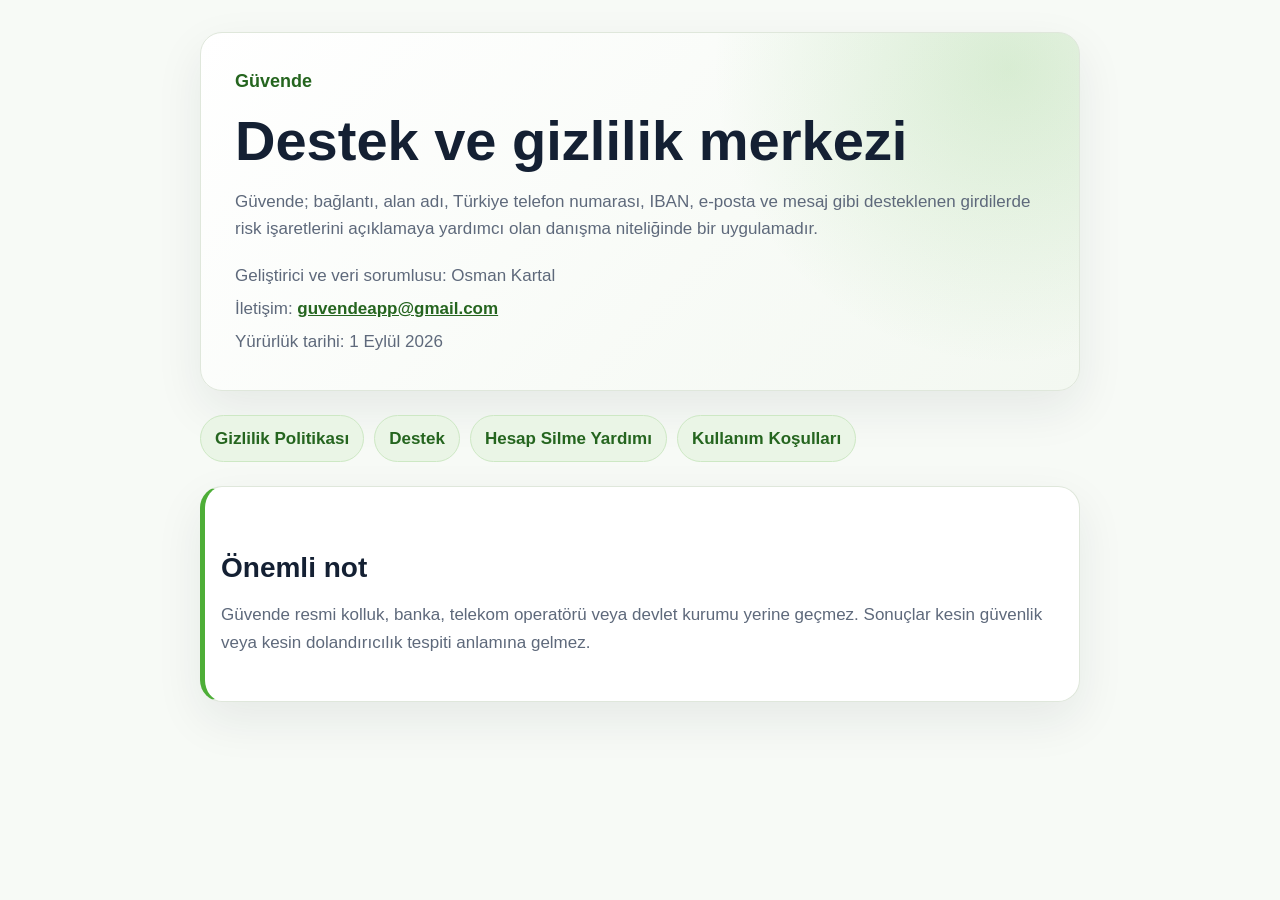
<file: index.html>
<!doctype html>
<html lang="tr">
  <head>
    <meta http-equiv="Content-Type" content="text/html; charset=utf-8">
    <meta name="viewport" content="width=device-width, initial-scale=1">
    <title>Güvende Destek ve Gizlilik</title>
    <link rel="stylesheet" href="assets/styles.css" type="text/css">
  </head>
  <body>
    <div class="shell" role="main">
      <div class="hero">
        <p class="brand">Güvende</p>
        <h1>Destek ve gizlilik merkezi</h1>
        <p>
          Güvende; bağlantı, alan adı, Türkiye telefon numarası, IBAN, e-posta
          ve mesaj gibi desteklenen girdilerde risk işaretlerini açıklamaya
          yardımcı olan danışma niteliğinde bir uygulamadır.
        </p>
        <div class="meta">
          <span>Geliştirici ve veri sorumlusu: Osman Kartal</span>
          <span>İletişim: <a href="mailto:guvendeapp@gmail.com">guvendeapp@gmail.com</a></span>
          <span>Yürürlük tarihi: 1 Eylül 2026</span>
        </div>
      </div>

      <div class="nav" role="navigation" aria-label="Sayfalar">
        <a href="privacy/">Gizlilik Politikası</a>
        <a href="support/">Destek</a>
        <a href="account-deletion/">Hesap Silme Yardımı</a>
        <a href="terms/">Kullanım Koşulları</a>
      </div>

      <div class="card notice">
        <h2>Önemli not</h2>
        <p>
          Güvende resmi kolluk, banka, telekom operatörü veya devlet kurumu
          yerine geçmez. Sonuçlar kesin güvenlik veya kesin dolandırıcılık
          tespiti anlamına gelmez.
        </p>
      </div>
    </div>
  </body>
</html>
</file>
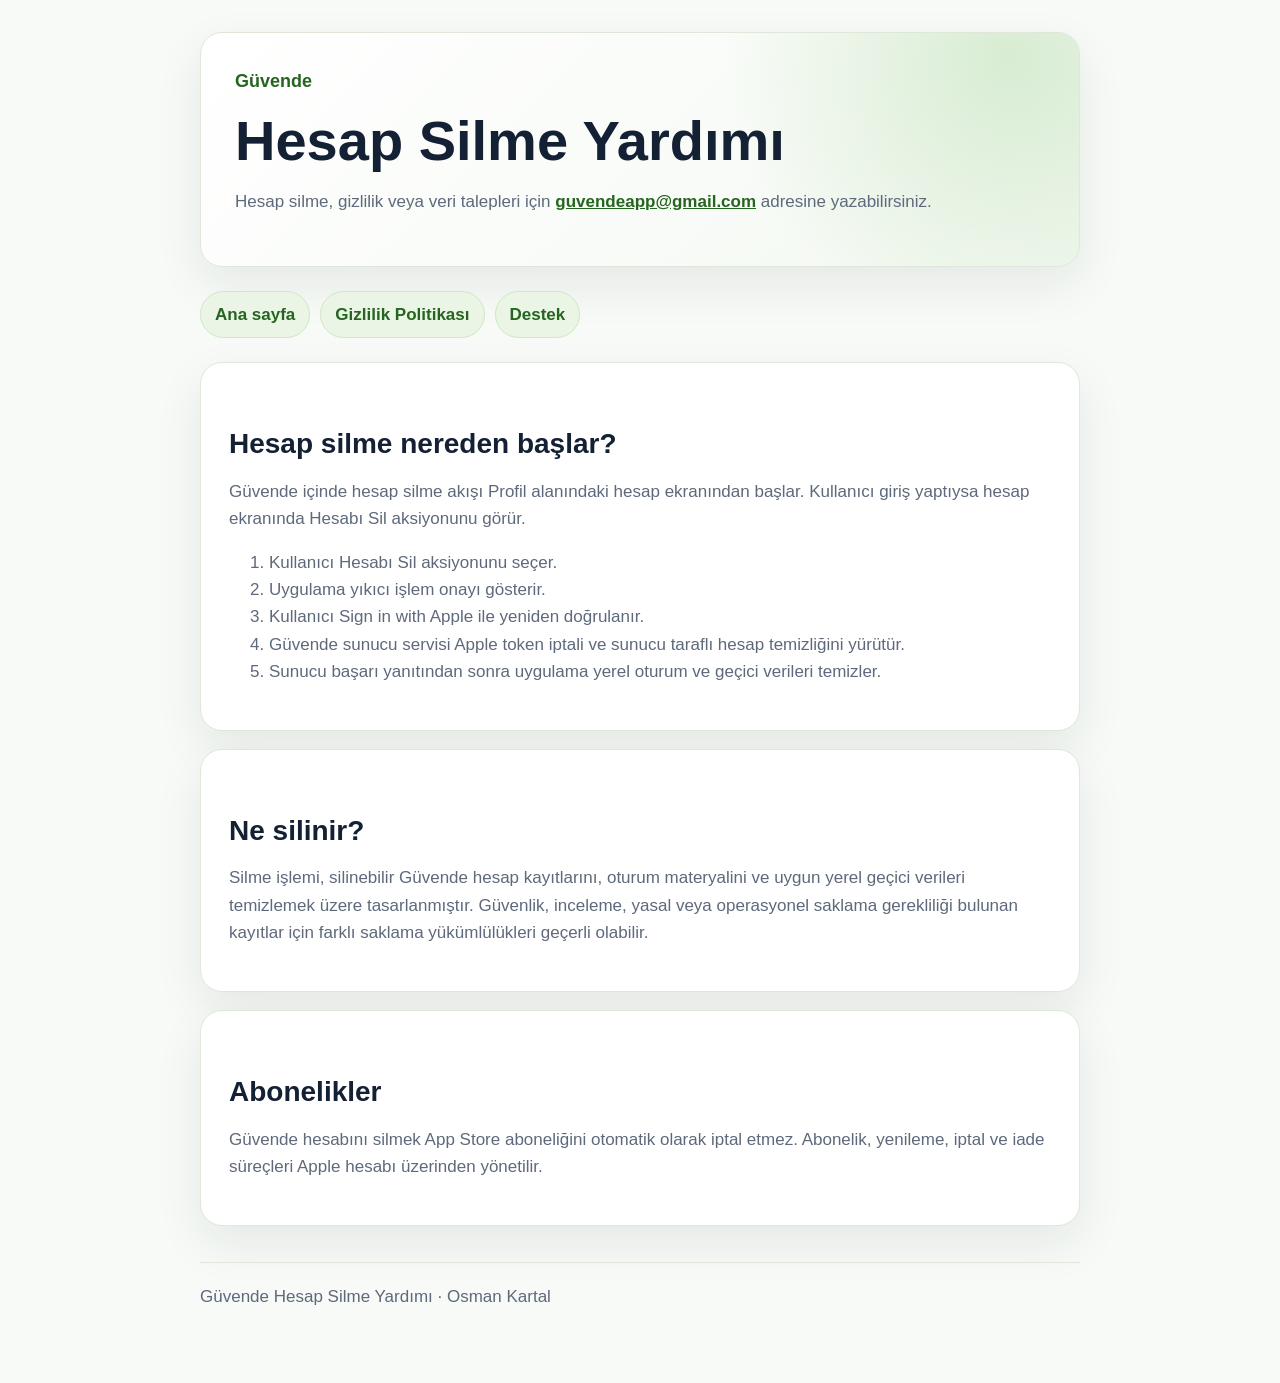
<file: account-deletion/index.html>
<!doctype html>
<html lang="tr">
  <head>
    <meta http-equiv="Content-Type" content="text/html; charset=utf-8">
    <meta name="viewport" content="width=device-width, initial-scale=1">
    <title>Güvende Hesap Silme Yardımı</title>
    <link rel="stylesheet" href="../assets/styles.css" type="text/css">
  </head>
  <body>
    <div class="shell" role="main">
      <div class="hero">
        <p class="brand">Güvende</p>
        <h1>Hesap Silme Yardımı</h1>
        <p>
          Hesap silme, gizlilik veya veri talepleri için
          <a href="mailto:guvendeapp@gmail.com">guvendeapp@gmail.com</a>
          adresine yazabilirsiniz.
        </p>
      </div>

      <div class="nav" role="navigation" aria-label="Sayfalar">
        <a href="../">Ana sayfa</a>
        <a href="../privacy/">Gizlilik Politikası</a>
        <a href="../support/">Destek</a>
      </div>

      <div class="card">
        <h2>Hesap silme nereden başlar?</h2>
        <p>
          Güvende içinde hesap silme akışı Profil alanındaki hesap ekranından
          başlar. Kullanıcı giriş yaptıysa hesap ekranında Hesabı Sil aksiyonunu
          görür.
        </p>
        <ol>
          <li>Kullanıcı Hesabı Sil aksiyonunu seçer.</li>
          <li>Uygulama yıkıcı işlem onayı gösterir.</li>
          <li>Kullanıcı Sign in with Apple ile yeniden doğrulanır.</li>
          <li>Güvende sunucu servisi Apple token iptali ve sunucu taraflı hesap temizliğini yürütür.</li>
          <li>Sunucu başarı yanıtından sonra uygulama yerel oturum ve geçici verileri temizler.</li>
        </ol>
      </div>

      <div class="card">
        <h2>Ne silinir?</h2>
        <p>
          Silme işlemi, silinebilir Güvende hesap kayıtlarını, oturum
          materyalini ve uygun yerel geçici verileri temizlemek üzere
          tasarlanmıştır. Güvenlik, inceleme, yasal veya operasyonel saklama
          gerekliliği bulunan kayıtlar için farklı saklama yükümlülükleri
          geçerli olabilir.
        </p>
      </div>

      <div class="card">
        <h2>Abonelikler</h2>
        <p>
          Güvende hesabını silmek App Store aboneliğini otomatik olarak iptal
          etmez. Abonelik, yenileme, iptal ve iade süreçleri Apple hesabı
          üzerinden yönetilir.
        </p>
      </div>

      <p class="footer">Güvende Hesap Silme Yardımı · Osman Kartal</p>
    </div>
  </body>
</html>
</file>
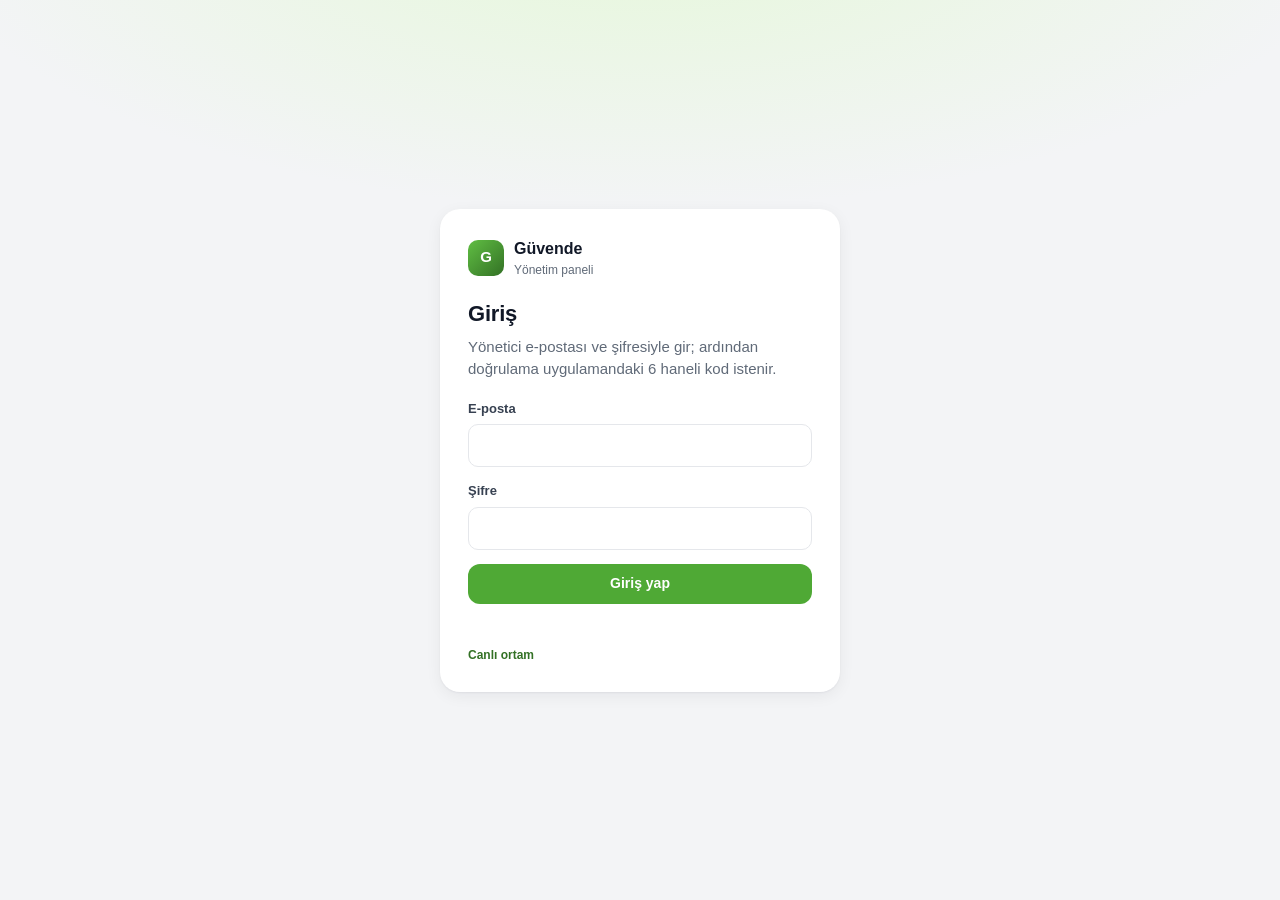
<file: admin/index.html>
<!doctype html>
<html lang="tr">
  <head>
    <meta http-equiv="Content-Type" content="text/html; charset=utf-8">
    <meta name="viewport" content="width=device-width, initial-scale=1, viewport-fit=cover">
    <meta name="robots" content="noindex, nofollow">
    <meta name="referrer" content="no-referrer">
    <meta http-equiv="Content-Security-Policy" content="default-src 'none'; script-src 'self'; style-src 'self'; img-src 'self' data:; connect-src https://*.supabase.co; base-uri 'none'; form-action 'none'">
    <title>Güvende Yönetim</title>
    <link rel="stylesheet" href="admin.css" type="text/css">
  </head>
  <body>
    <!-- Sign-in: password, then the 6-digit code from the authenticator app. -->
    <main class="gate" id="login" hidden>
      <section class="gate-card">
        <div class="logo-row"><span class="logo" aria-hidden="true">G</span><div><strong>Güvende</strong><small>Yönetim paneli</small></div></div>
        <h1>Giriş</h1>
        <p class="muted">Yönetici e-postası ve şifresiyle gir; ardından doğrulama uygulamandaki 6 haneli kod istenir.</p>
        <label class="field">E-posta<input id="email" type="email" autocomplete="username"></label>
        <label class="field">Şifre<input id="password" type="password" autocomplete="current-password"></label>
        <button class="btn primary block" id="sign-in">Giriş yap</button>
        <p class="form-note" id="login-note" role="status"></p>
        <p class="env-tag" data-env></p>
      </section>
    </main>

    <main class="gate" id="mfa" hidden>
      <section class="gate-card">
        <div class="logo-row"><span class="logo" aria-hidden="true">G</span><div><strong>Güvende</strong><small>Yönetim paneli</small></div></div>
        <h1>İki adımlı doğrulama</h1>
        <div id="enroll" hidden>
          <p class="muted">Doğrulama uygulamasıyla (Google Authenticator vb.) bu kodu tara, sonra 6 haneli kodu gir.</p>
          <img id="qr" class="qr" alt="Doğrulama QR kodu">
          <p class="muted small">Elle eklemek için anahtar: <code id="totp-secret"></code></p>
        </div>
        <label class="field">6 haneli kod<input id="code" inputmode="numeric" autocomplete="one-time-code" maxlength="6"></label>
        <button class="btn primary block" id="verify">Doğrula</button>
        <p class="form-note" id="mfa-note" role="status"></p>
      </section>
    </main>

    <div class="app" id="panel" hidden>
      <aside class="sidebar" aria-label="Menü">
        <div class="logo-row"><span class="logo" aria-hidden="true">G</span><div><strong>Güvende</strong><small>Yönetim</small></div></div>
        <nav class="nav" id="nav"></nav>
        <div class="sidebar-foot">
          <p class="env-tag" data-env></p>
          <button class="btn ghost block" id="sign-out">Çıkış yap</button>
        </div>
      </aside>
      <div class="main">
        <header class="topbar">
          <div><h1 id="view-title">Özet</h1><p class="muted small" id="view-sub"></p></div>
          <div class="topbar-actions">
            <span class="env-tag compact" data-env></span>
            <button class="btn ghost icon-btn" id="refresh" aria-label="Yenile" title="Yenile"></button>
          </div>
        </header>
        <div class="content" id="content"></div>
      </div>
      <nav class="tabbar" id="tabbar" aria-label="Sekmeler"></nav>
    </div>

    <div class="dialog-backdrop" id="dialog" hidden>
      <div class="dialog" role="dialog" aria-modal="true" aria-labelledby="dialog-title">
        <h2 id="dialog-title"></h2>
        <p id="dialog-text" class="muted"></p>
        <div id="dialog-body"></div>
        <p class="form-note" id="dialog-note" role="status"></p>
        <div class="dialog-actions">
          <button class="btn ghost" id="dialog-cancel">Vazgeç</button>
          <button class="btn primary" id="dialog-ok">Onayla</button>
        </div>
      </div>
    </div>
    <div class="toast" id="toast" role="status" hidden></div>

    <!-- supabase-js 2.45.4 (UMD), served from here; the hash is the one jsDelivr published. -->
    <script src="vendor/supabase-2.45.4.js" integrity="sha384-0w2KAL2YHP6wKOkUDzkCDGgVvfmHnj02DHeQ6XcHOgTfFsGyonKOpShMH1x6nk9o" crossorigin="anonymous"></script>
    <script src="config.js"></script>
    <script src="templates.js"></script>
    <script src="disputes.js"></script>
    <script src="admin.js"></script>
  </body>
</html>
</file>
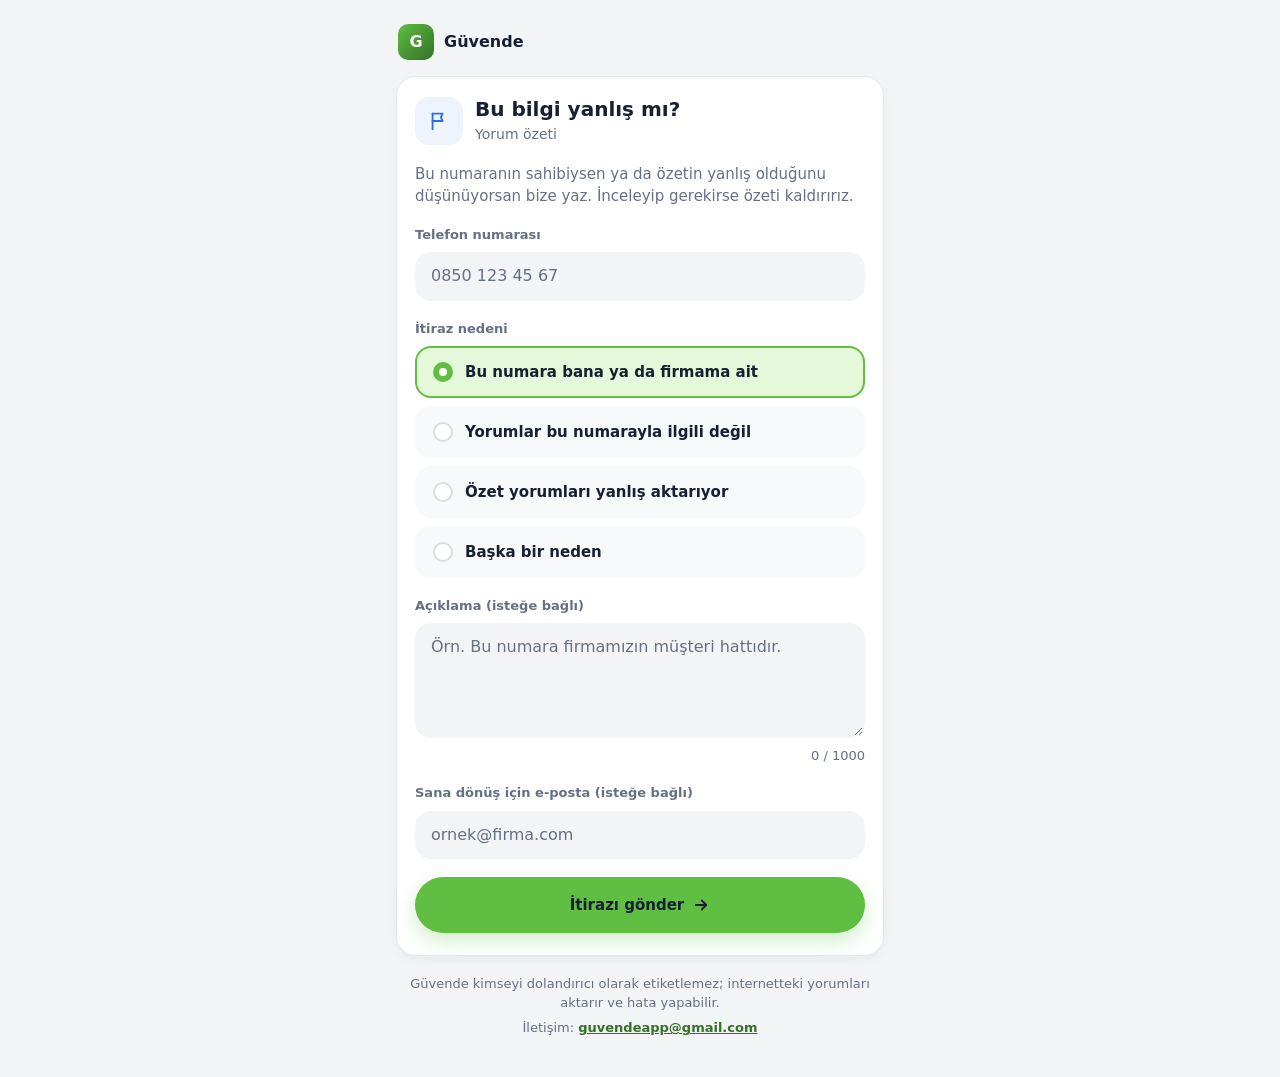
<file: itiraz/index.html>
<!doctype html>
<html lang="tr">
  <head>
    <meta http-equiv="Content-Type" content="text/html; charset=utf-8">
    <meta name="viewport" content="width=device-width, initial-scale=1, viewport-fit=cover">
    <meta name="referrer" content="no-referrer">
    <meta name="color-scheme" content="light">
    <!-- No tracking, no third-party script, no web font, no cookie: only this page and the dispute function. -->
    <meta http-equiv="Content-Security-Policy" content="default-src 'none'; script-src 'self'; style-src 'self'; img-src 'self'; connect-src https://*.supabase.co; base-uri 'none'; form-action 'none'">
    <title>Bu bilgi yanlış mı? · Güvende</title>
    <link rel="stylesheet" href="itiraz.css" type="text/css">
  </head>
  <body>
    <main class="page">
      <div class="brand-row"><span class="logo" aria-hidden="true">G</span><strong>Güvende</strong></div>

      <section class="card" id="form-card" aria-labelledby="title">
        <div class="head">
          <span class="head-icon" aria-hidden="true">
            <svg viewBox="0 0 24 24" fill="none" stroke="currentColor" stroke-width="2" stroke-linecap="round" stroke-linejoin="round"><path d="M5 21V4"/><path d="M5 4h11l-2 4 2 4H5"/></svg>
          </span>
          <div>
            <h1 id="title">Bu bilgi yanlış mı?</h1>
            <p class="sub">Yorum özeti</p>
          </div>
        </div>
        <p class="lead">Bu numaranın sahibiysen ya da özetin yanlış olduğunu düşünüyorsan bize yaz. İnceleyip gerekirse özeti kaldırırız.</p>

        <noscript><p class="error">Formu göndermek için JavaScript gerekiyor. Dilersen guvendeapp@gmail.com adresine yazabilirsin.</p></noscript>

        <form id="form" novalidate>
          <div class="field">
            <label for="number">Telefon numarası</label>
            <input id="number" name="number" type="tel" inputmode="tel" autocomplete="tel" required maxlength="40"
              placeholder="0850 123 45 67" aria-describedby="number-error" aria-invalid="false">
            <p class="error" id="number-error" role="alert" hidden></p>
          </div>

          <fieldset class="reasons">
            <legend>İtiraz nedeni</legend>
            <label class="reason"><input type="radio" name="reason" value="owner" checked><span class="dot" aria-hidden="true"></span><span>Bu numara bana ya da firmama ait</span></label>
            <label class="reason"><input type="radio" name="reason" value="unrelated"><span class="dot" aria-hidden="true"></span><span>Yorumlar bu numarayla ilgili değil</span></label>
            <label class="reason"><input type="radio" name="reason" value="wrong"><span class="dot" aria-hidden="true"></span><span>Özet yorumları yanlış aktarıyor</span></label>
            <label class="reason"><input type="radio" name="reason" value="other"><span class="dot" aria-hidden="true"></span><span>Başka bir neden</span></label>
          </fieldset>

          <div class="field">
            <label for="note">Açıklama (isteğe bağlı)</label>
            <textarea id="note" name="note" rows="4" maxlength="1000" placeholder="Örn. Bu numara firmamızın müşteri hattıdır."
              aria-describedby="note-count note-error"></textarea>
            <p class="hint" id="note-count" aria-live="polite">0 / 1000</p>
            <p class="error" id="note-error" role="alert" hidden></p>
          </div>

          <div class="field">
            <label for="email">Sana dönüş için e-posta (isteğe bağlı)</label>
            <input id="email" name="email" type="email" inputmode="email" autocomplete="email" maxlength="254" spellcheck="false"
              autocapitalize="off" placeholder="ornek@firma.com" aria-describedby="email-error" aria-invalid="false">
            <p class="error" id="email-error" role="alert" hidden></p>
          </div>

          <!-- Trap for bots: not shown, not read aloud, not in the tab order. -->
          <div class="trap" aria-hidden="true">
            <label for="website">Web sitesi</label>
            <input id="website" name="website" type="text" tabindex="-1" autocomplete="off">
          </div>

          <p class="error center" id="send-error" role="alert" hidden></p>
          <button class="primary" id="send" type="submit">
            <span class="label">İtirazı gönder</span>
            <svg aria-hidden="true" viewBox="0 0 24 24" fill="none" stroke="currentColor" stroke-width="2.4" stroke-linecap="round" stroke-linejoin="round"><path d="M5 12h14M13 6l6 6-6 6"/></svg>
          </button>
        </form>
      </section>

      <section class="card sent" id="sent-card" hidden aria-labelledby="sent-title" tabindex="-1">
        <span class="sent-mark" aria-hidden="true"><span><svg viewBox="0 0 24 24" fill="none" stroke="currentColor" stroke-width="3" stroke-linecap="round" stroke-linejoin="round"><path d="m5 12 4 4 10-10"/></svg></span></span>
        <p class="eyebrow">ALINDI</p>
        <h2 id="sent-title">İtirazın bize ulaştı</h2>
        <p class="lead">Genellikle 24 saat içinde inceliyoruz. İnceleme bitene kadar özet görünmeye devam edebilir.</p>
      </section>

      <footer class="foot">
        <p>Güvende kimseyi dolandırıcı olarak etiketlemez; internetteki yorumları aktarır ve hata yapabilir.</p>
        <p>İletişim: <a href="mailto:guvendeapp@gmail.com">guvendeapp@gmail.com</a></p>
      </footer>
    </main>
    <script src="config.js"></script>
    <script src="itiraz-form.js"></script>
    <script src="itiraz.js"></script>
  </body>
</html>
</file>
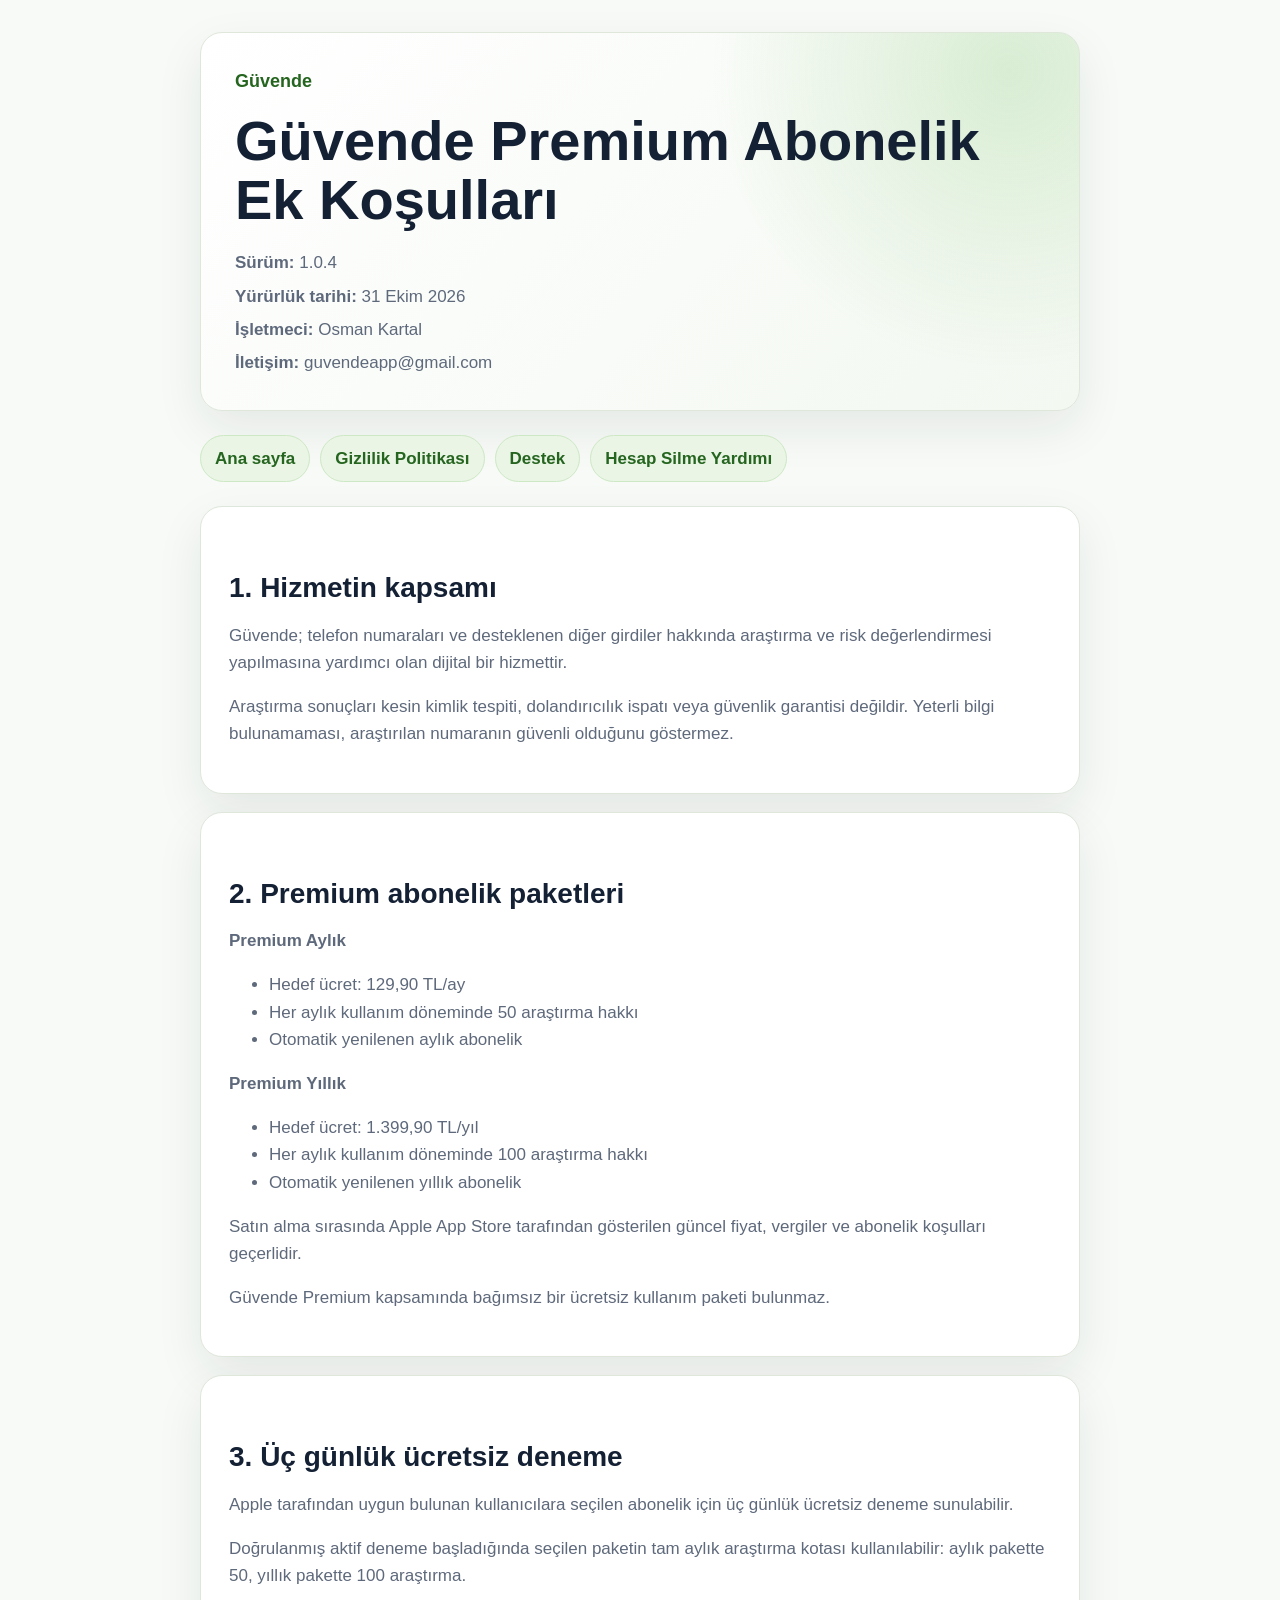
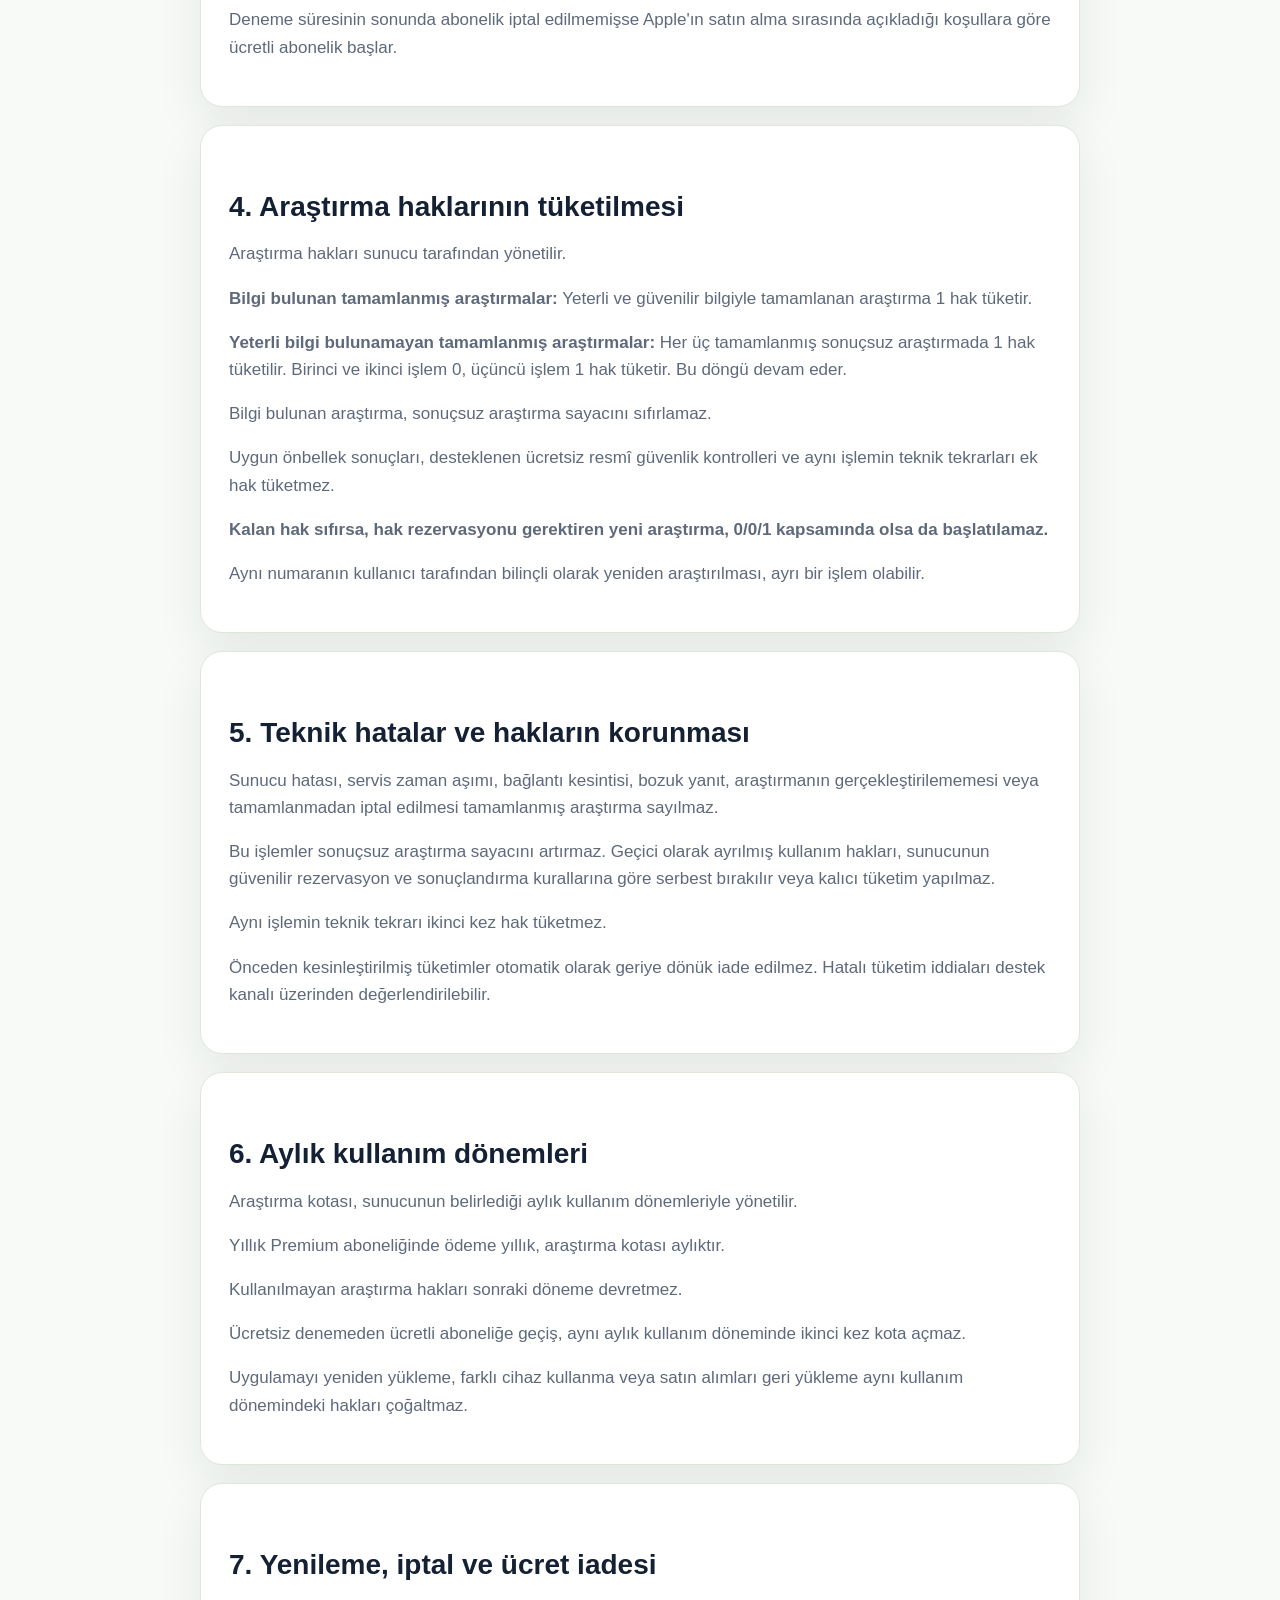
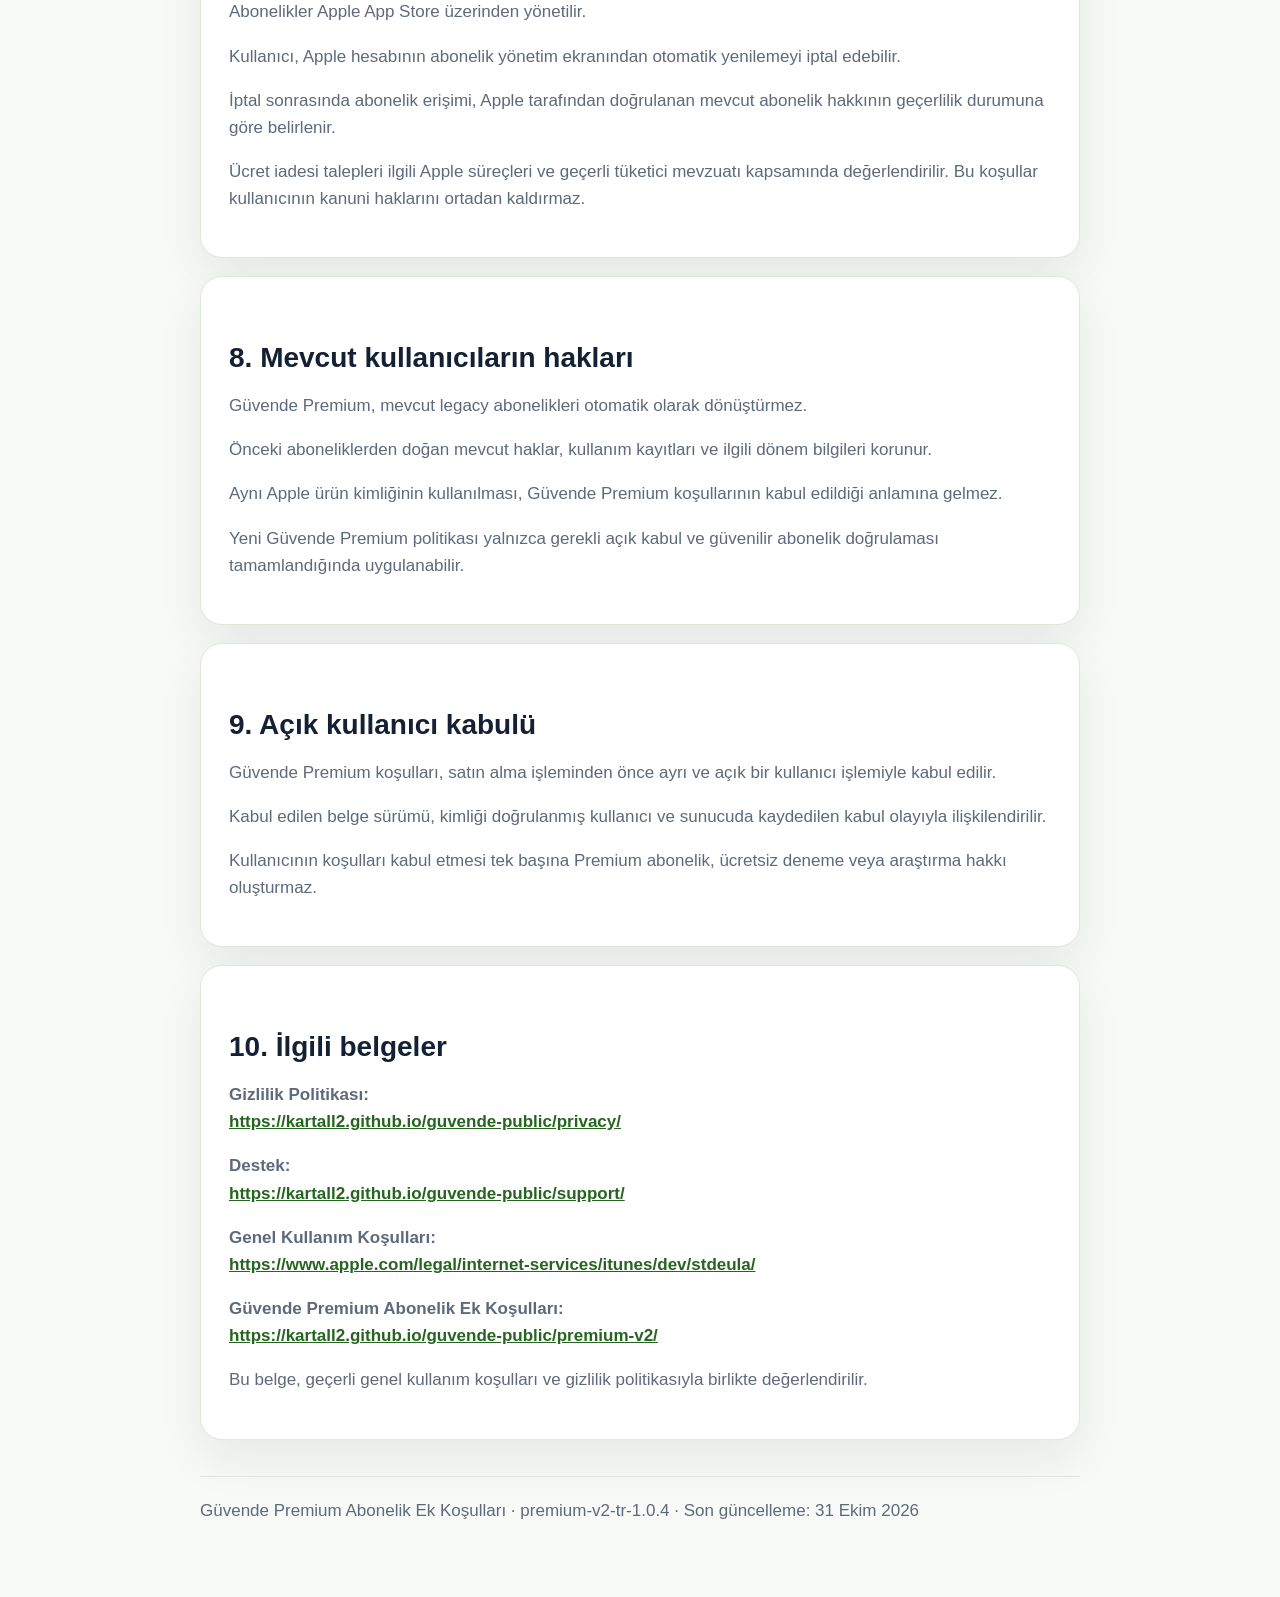
<file: premium-v2/index.html>
<!doctype html>
<html lang="tr">
  <head>
    <meta http-equiv="Content-Type" content="text/html; charset=utf-8">
    <meta name="viewport" content="width=device-width, initial-scale=1">
    <title>Güvende Premium Abonelik Ek Koşulları</title>
    <link rel="stylesheet" href="../assets/styles.css" type="text/css">
  </head>
  <body>
    <div class="shell" role="main">
      <div class="hero">
        <p class="brand">Güvende</p>
        <h1>Güvende Premium Abonelik Ek Koşulları</h1>
        <div class="meta">
          <span><strong>Sürüm:</strong> 1.0.4</span>
<span><strong>Yürürlük tarihi:</strong> 31 Ekim 2026</span>
<span><strong>İşletmeci:</strong> Osman Kartal</span>
<span><strong>İletişim:</strong> guvendeapp@gmail.com</span>
        </div>
      </div>

      <div class="nav" role="navigation" aria-label="Sayfalar">
        <a href="../">Ana sayfa</a>
        <a href="../privacy/">Gizlilik Politikası</a>
        <a href="../support/">Destek</a>
        <a href="../account-deletion/">Hesap Silme Yardımı</a>
      </div>

      <div class="card">
        <h2>1. Hizmetin kapsamı</h2>
        <p>Güvende; telefon numaraları ve desteklenen diğer girdiler hakkında araştırma ve risk değerlendirmesi yapılmasına yardımcı olan dijital bir hizmettir.</p>
        <p>Araştırma sonuçları kesin kimlik tespiti, dolandırıcılık ispatı veya güvenlik garantisi değildir. Yeterli bilgi bulunamaması, araştırılan numaranın güvenli olduğunu göstermez.</p>
      </div>

      <div class="card">
        <h2>2. Premium abonelik paketleri</h2>
        <p><strong>Premium Aylık</strong></p>
        <ul><li>Hedef ücret: 129,90 TL/ay</li><li>Her aylık kullanım döneminde 50 araştırma hakkı</li><li>Otomatik yenilenen aylık abonelik</li></ul>
        <p><strong>Premium Yıllık</strong></p>
        <ul><li>Hedef ücret: 1.399,90 TL/yıl</li><li>Her aylık kullanım döneminde 100 araştırma hakkı</li><li>Otomatik yenilenen yıllık abonelik</li></ul>
        <p>Satın alma sırasında Apple App Store tarafından gösterilen güncel fiyat, vergiler ve abonelik koşulları geçerlidir.</p>
        <p>Güvende Premium kapsamında bağımsız bir ücretsiz kullanım paketi bulunmaz.</p>
      </div>

      <div class="card">
        <h2>3. Üç günlük ücretsiz deneme</h2>
        <p>Apple tarafından uygun bulunan kullanıcılara seçilen abonelik için üç günlük ücretsiz deneme sunulabilir.</p>
        <p>Doğrulanmış aktif deneme başladığında seçilen paketin tam aylık araştırma kotası kullanılabilir: aylık pakette 50, yıllık pakette 100 araştırma.</p>
        <p>Deneme süresinin sonunda abonelik iptal edilmemişse Apple'ın satın alma sırasında açıkladığı koşullara göre ücretli abonelik başlar.</p>
      </div>

      <div class="card">
        <h2>4. Araştırma haklarının tüketilmesi</h2>
        <p>Araştırma hakları sunucu tarafından yönetilir.</p>
        <p><strong>Bilgi bulunan tamamlanmış araştırmalar:</strong> Yeterli ve güvenilir bilgiyle tamamlanan araştırma 1 hak tüketir.</p>
        <p><strong>Yeterli bilgi bulunamayan tamamlanmış araştırmalar:</strong> Her üç tamamlanmış sonuçsuz araştırmada 1 hak tüketilir. Birinci ve ikinci işlem 0, üçüncü işlem 1 hak tüketir. Bu döngü devam eder.</p>
        <p>Bilgi bulunan araştırma, sonuçsuz araştırma sayacını sıfırlamaz.</p>
        <p>Uygun önbellek sonuçları, desteklenen ücretsiz resmî güvenlik kontrolleri ve aynı işlemin teknik tekrarları ek hak tüketmez.</p>
        <p><strong>Kalan hak sıfırsa, hak rezervasyonu gerektiren yeni araştırma, 0/0/1 kapsamında olsa da başlatılamaz.</strong></p>
        <p>Aynı numaranın kullanıcı tarafından bilinçli olarak yeniden araştırılması, ayrı bir işlem olabilir.</p>
      </div>

      <div class="card">
        <h2>5. Teknik hatalar ve hakların korunması</h2>
        <p>Sunucu hatası, servis zaman aşımı, bağlantı kesintisi, bozuk yanıt, araştırmanın gerçekleştirilememesi veya tamamlanmadan iptal edilmesi tamamlanmış araştırma sayılmaz.</p>
        <p>Bu işlemler sonuçsuz araştırma sayacını artırmaz. Geçici olarak ayrılmış kullanım hakları, sunucunun güvenilir rezervasyon ve sonuçlandırma kurallarına göre serbest bırakılır veya kalıcı tüketim yapılmaz.</p>
        <p>Aynı işlemin teknik tekrarı ikinci kez hak tüketmez.</p>
        <p>Önceden kesinleştirilmiş tüketimler otomatik olarak geriye dönük iade edilmez. Hatalı tüketim iddiaları destek kanalı üzerinden değerlendirilebilir.</p>
      </div>

      <div class="card">
        <h2>6. Aylık kullanım dönemleri</h2>
        <p>Araştırma kotası, sunucunun belirlediği aylık kullanım dönemleriyle yönetilir.</p>
        <p>Yıllık Premium aboneliğinde ödeme yıllık, araştırma kotası aylıktır.</p>
        <p>Kullanılmayan araştırma hakları sonraki döneme devretmez.</p>
        <p>Ücretsiz denemeden ücretli aboneliğe geçiş, aynı aylık kullanım döneminde ikinci kez kota açmaz.</p>
        <p>Uygulamayı yeniden yükleme, farklı cihaz kullanma veya satın alımları geri yükleme aynı kullanım dönemindeki hakları çoğaltmaz.</p>
      </div>

      <div class="card">
        <h2>7. Yenileme, iptal ve ücret iadesi</h2>
        <p>Abonelikler Apple App Store üzerinden yönetilir.</p>
        <p>Kullanıcı, Apple hesabının abonelik yönetim ekranından otomatik yenilemeyi iptal edebilir.</p>
        <p>İptal sonrasında abonelik erişimi, Apple tarafından doğrulanan mevcut abonelik hakkının geçerlilik durumuna göre belirlenir.</p>
        <p>Ücret iadesi talepleri ilgili Apple süreçleri ve geçerli tüketici mevzuatı kapsamında değerlendirilir. Bu koşullar kullanıcının kanuni haklarını ortadan kaldırmaz.</p>
      </div>

      <div class="card">
        <h2>8. Mevcut kullanıcıların hakları</h2>
        <p>Güvende Premium, mevcut legacy abonelikleri otomatik olarak dönüştürmez.</p>
        <p>Önceki aboneliklerden doğan mevcut haklar, kullanım kayıtları ve ilgili dönem bilgileri korunur.</p>
        <p>Aynı Apple ürün kimliğinin kullanılması, Güvende Premium koşullarının kabul edildiği anlamına gelmez.</p>
        <p>Yeni Güvende Premium politikası yalnızca gerekli açık kabul ve güvenilir abonelik doğrulaması tamamlandığında uygulanabilir.</p>
      </div>

      <div class="card">
        <h2>9. Açık kullanıcı kabulü</h2>
        <p>Güvende Premium koşulları, satın alma işleminden önce ayrı ve açık bir kullanıcı işlemiyle kabul edilir.</p>
        <p>Kabul edilen belge sürümü, kimliği doğrulanmış kullanıcı ve sunucuda kaydedilen kabul olayıyla ilişkilendirilir.</p>
        <p>Kullanıcının koşulları kabul etmesi tek başına Premium abonelik, ücretsiz deneme veya araştırma hakkı oluşturmaz.</p>
      </div>

      <div class="card">
        <h2>10. İlgili belgeler</h2>
        <p><strong>Gizlilik Politikası:</strong><br>
          <a href="https://kartall2.github.io/guvende-public/privacy/">https://kartall2.github.io/guvende-public/privacy/</a></p>
        <p><strong>Destek:</strong><br>
          <a href="https://kartall2.github.io/guvende-public/support/">https://kartall2.github.io/guvende-public/support/</a></p>
        <p><strong>Genel Kullanım Koşulları:</strong><br>
          <a href="https://www.apple.com/legal/internet-services/itunes/dev/stdeula/">https://www.apple.com/legal/internet-services/itunes/dev/stdeula/</a></p>
        <p><strong>Güvende Premium Abonelik Ek Koşulları:</strong><br>
          <a href="https://kartall2.github.io/guvende-public/premium-v2/">https://kartall2.github.io/guvende-public/premium-v2/</a></p>
        <p>Bu belge, geçerli genel kullanım koşulları ve gizlilik politikasıyla birlikte değerlendirilir.</p>
      </div>

      <p class="footer">Güvende Premium Abonelik Ek Koşulları · premium-v2-tr-1.0.4 · Son güncelleme: 31 Ekim 2026</p>
    </div>
  </body>
</html>
</file>
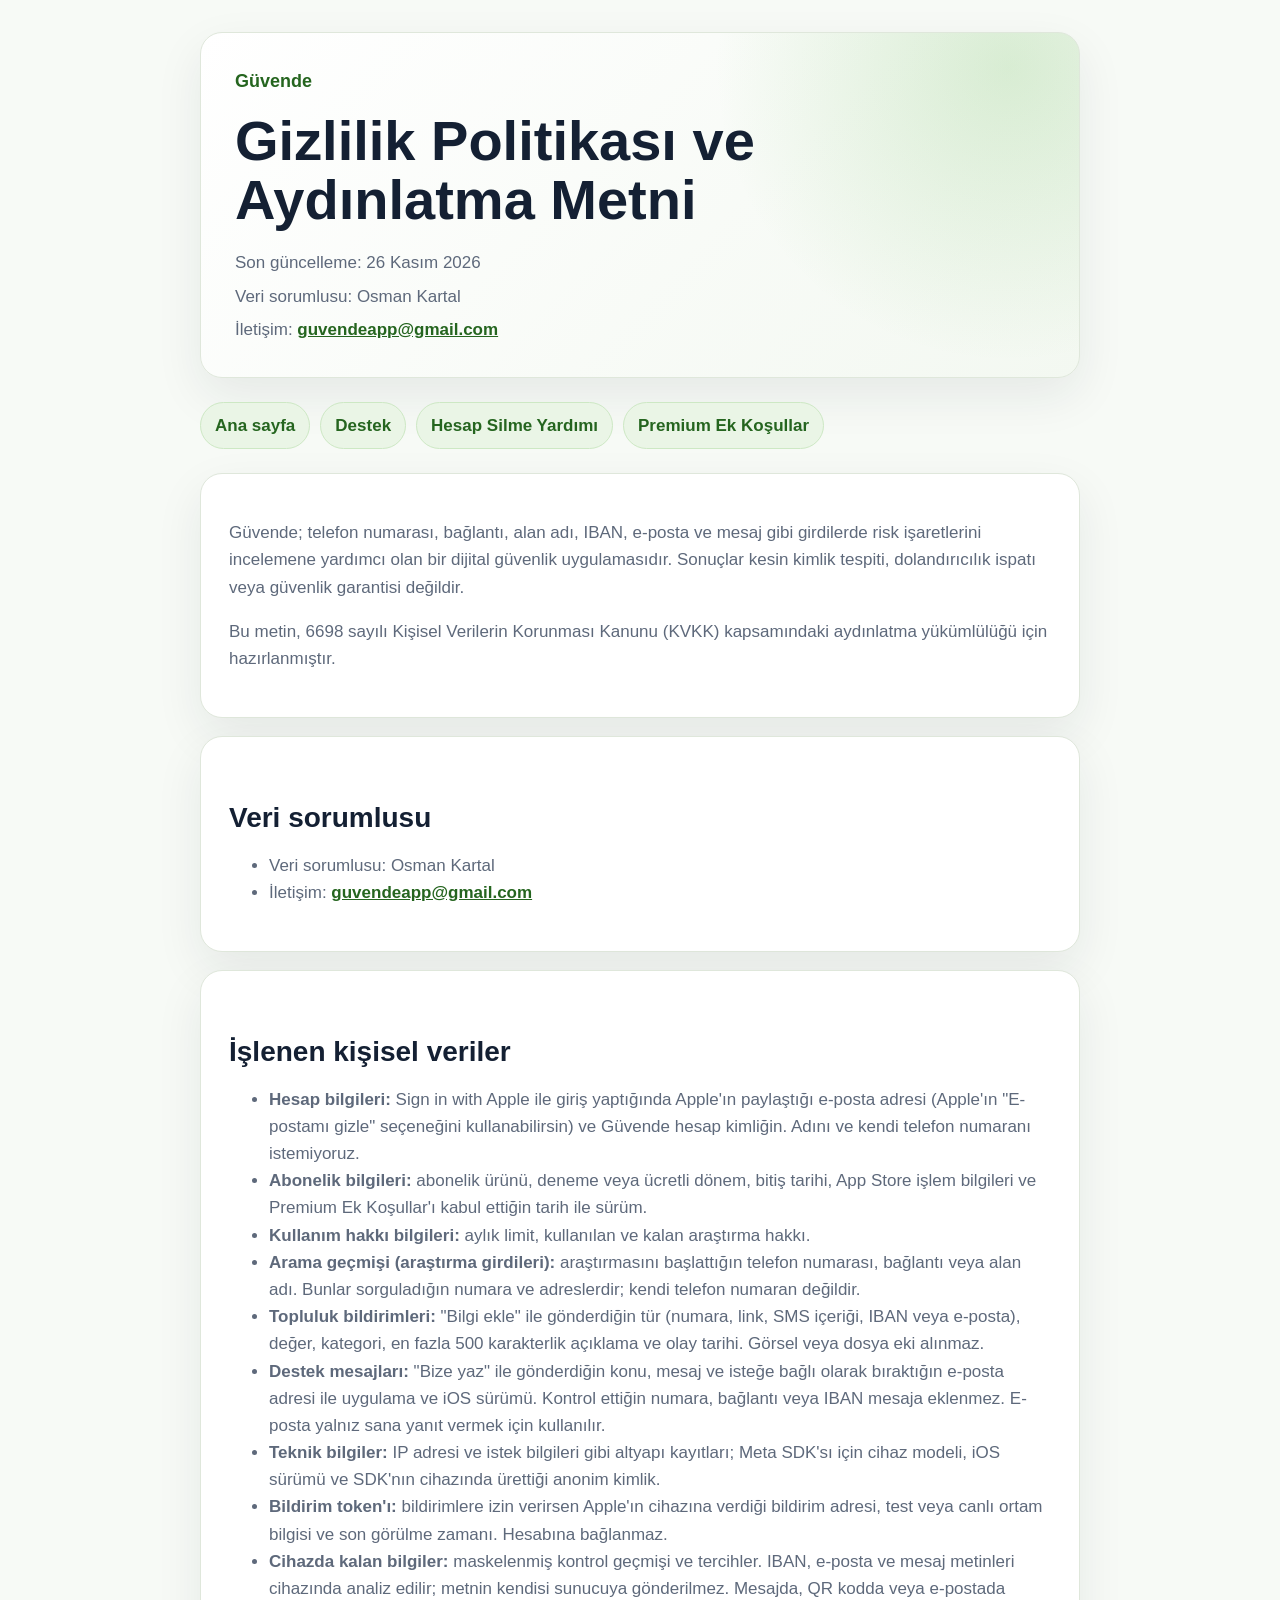
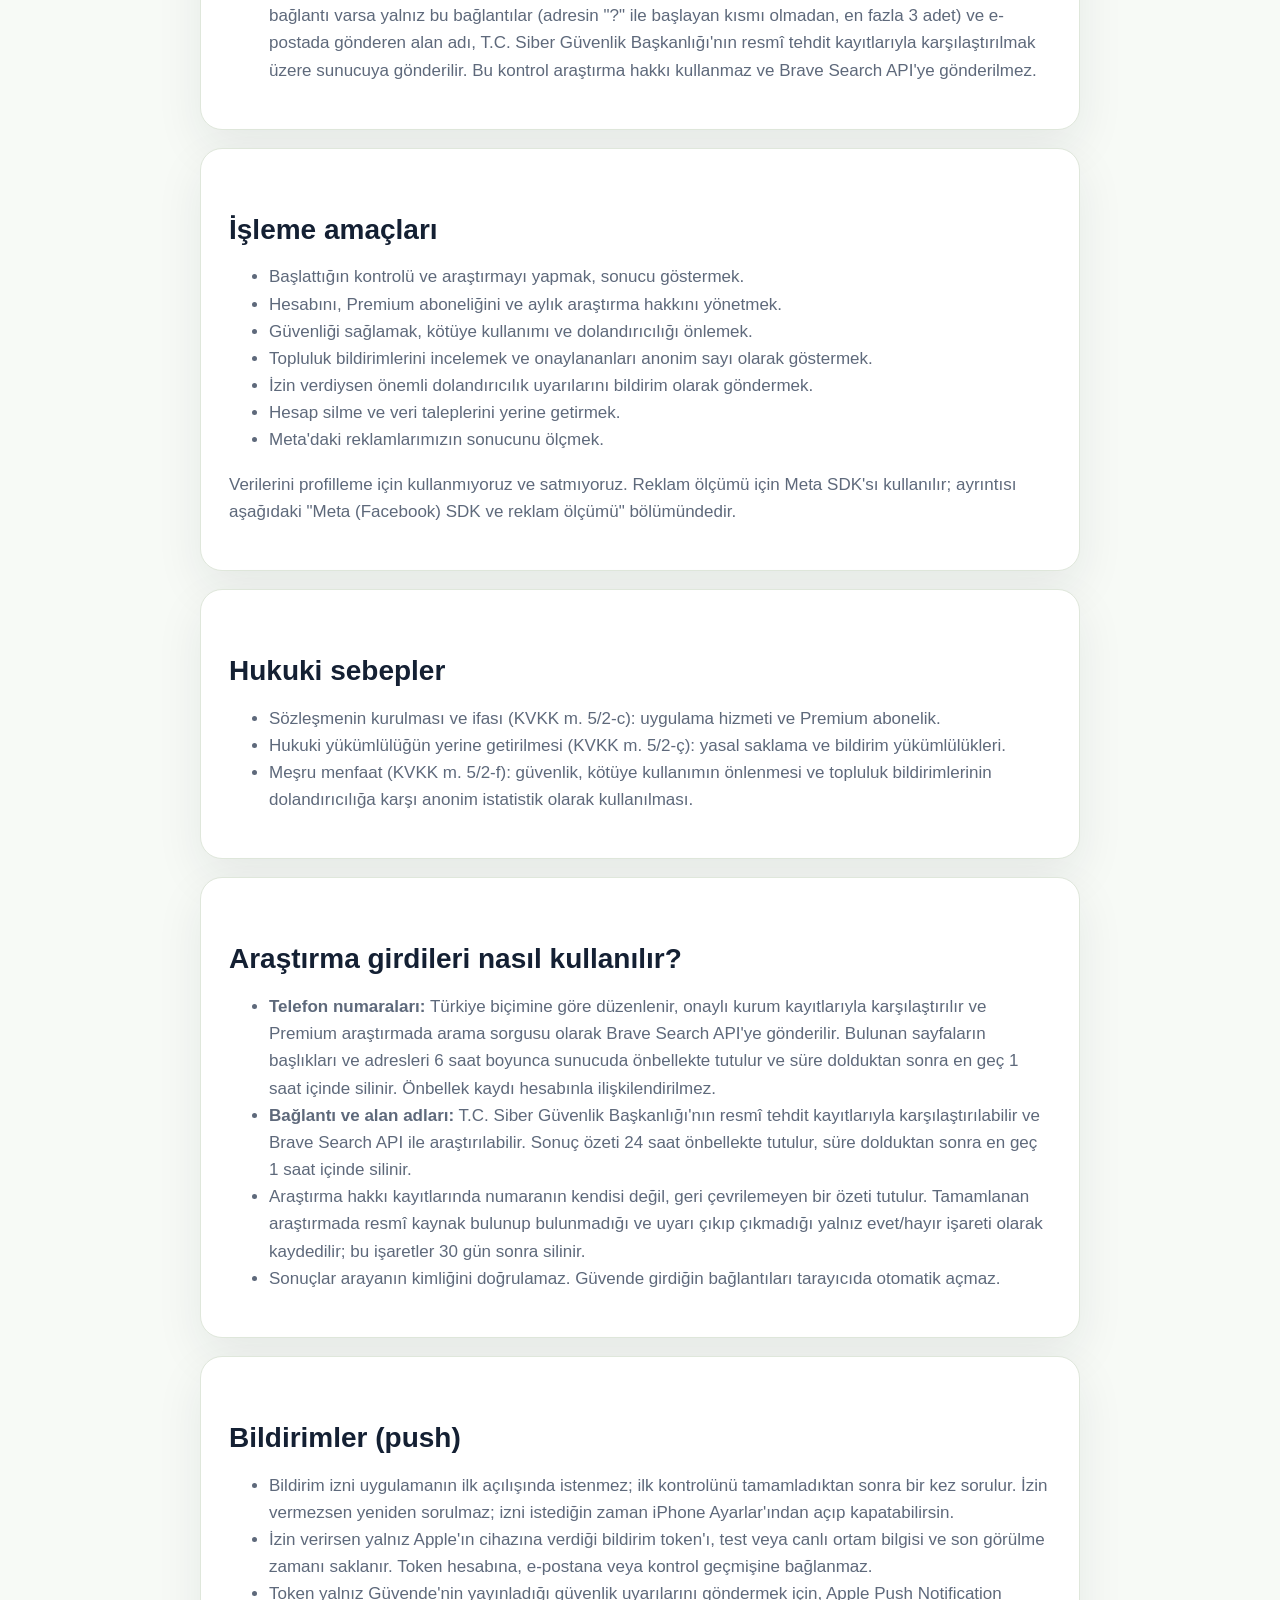
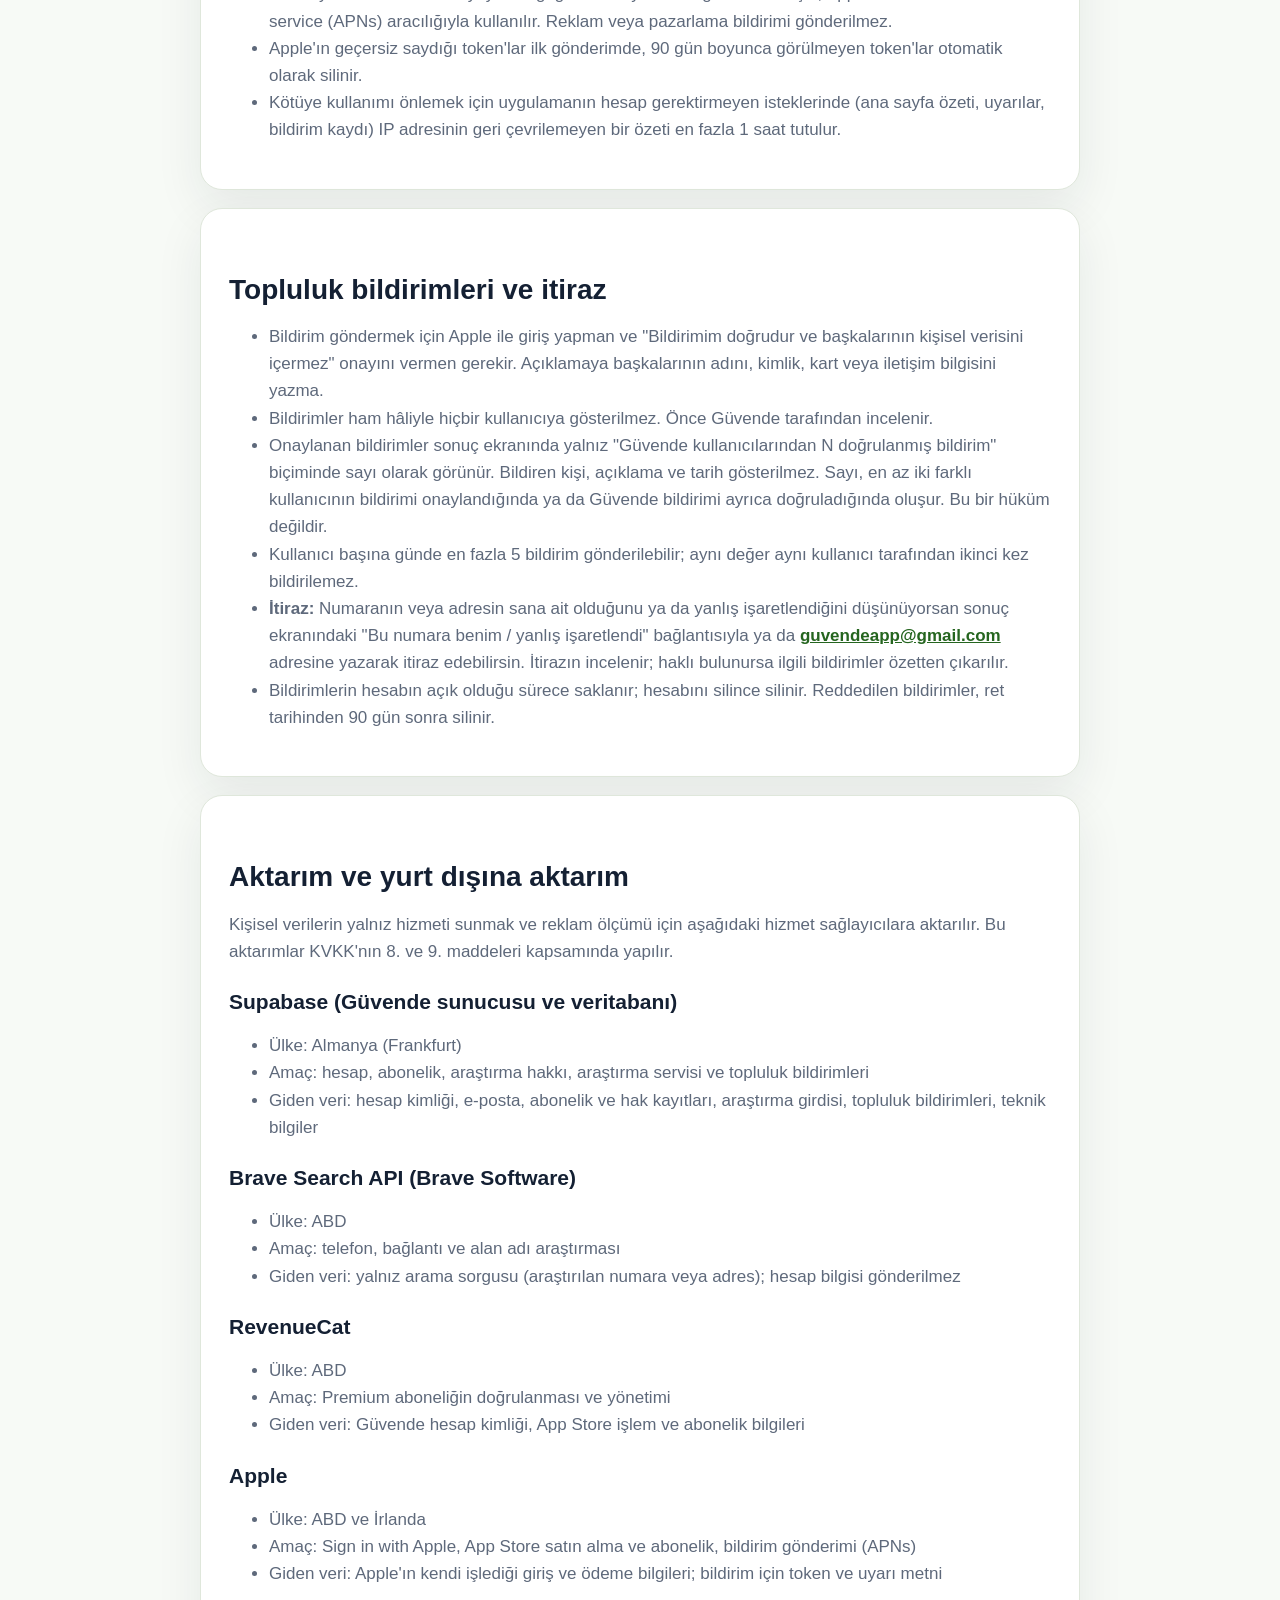
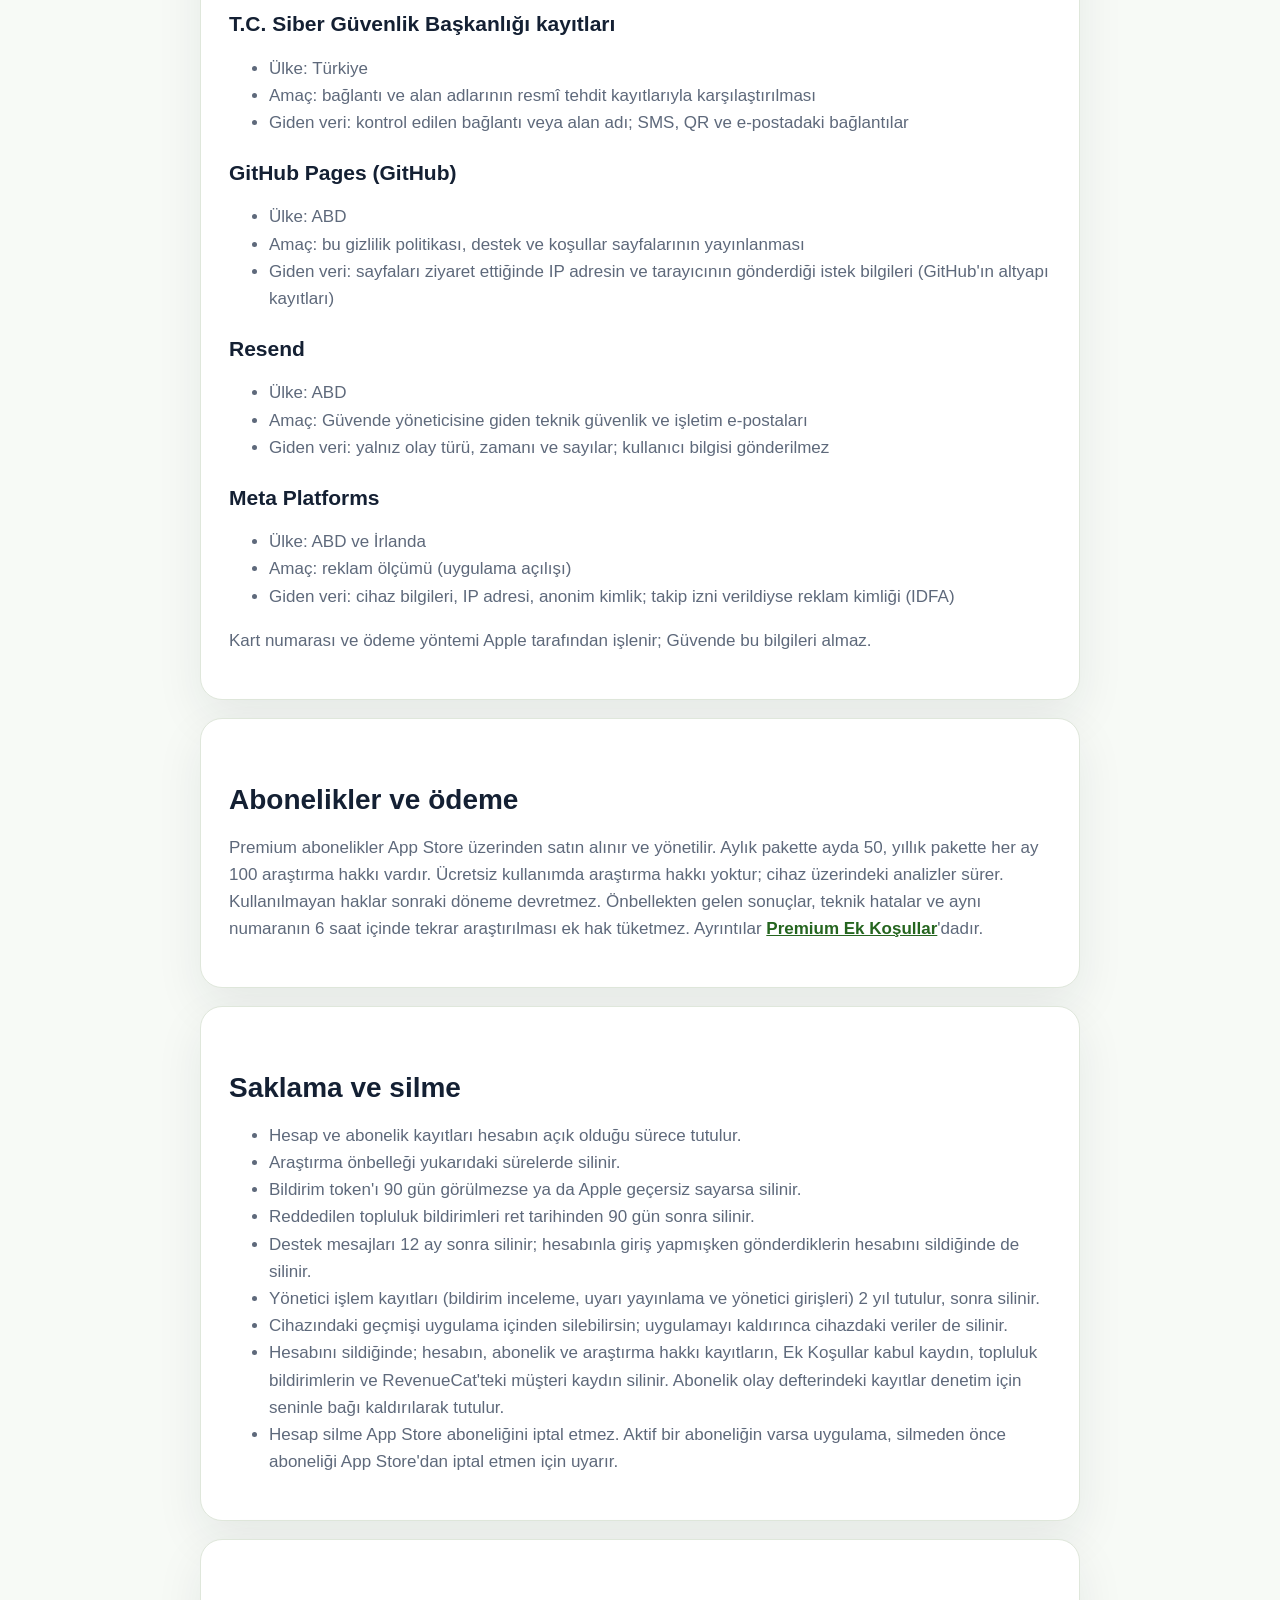
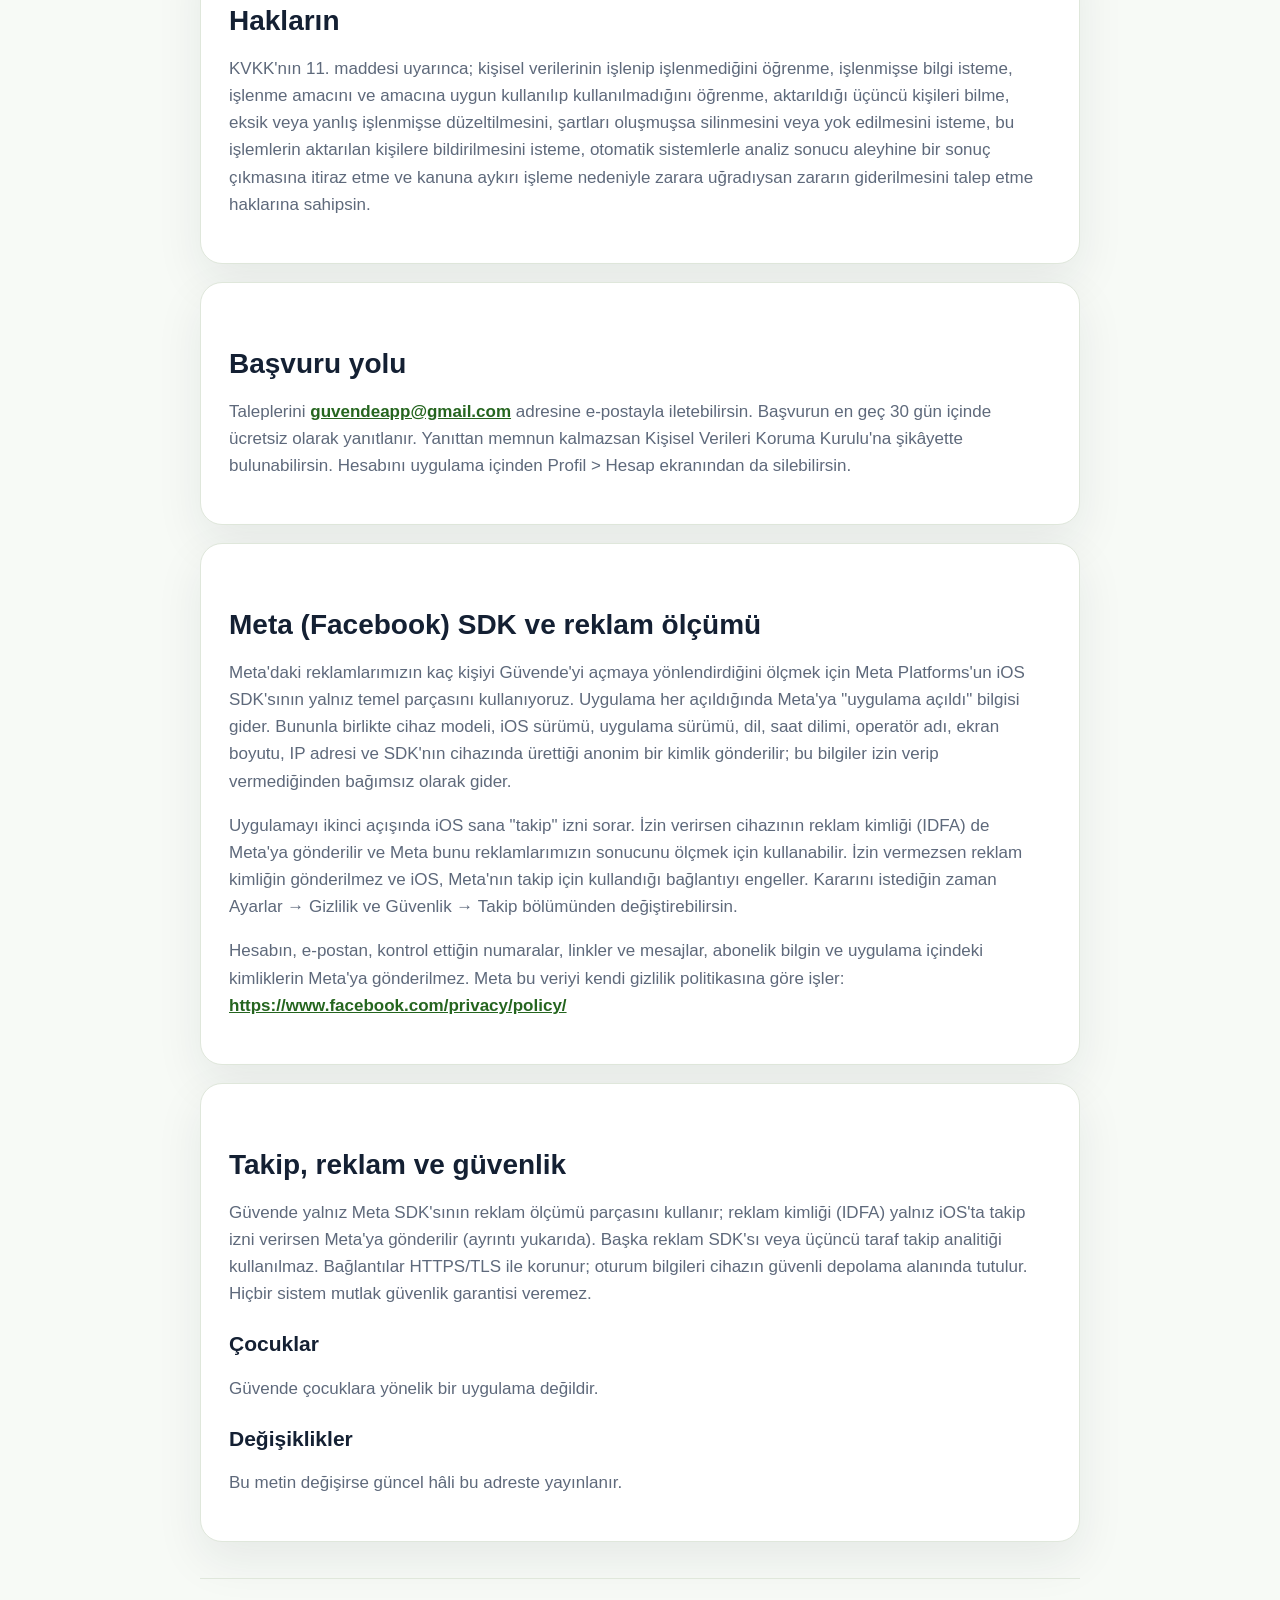
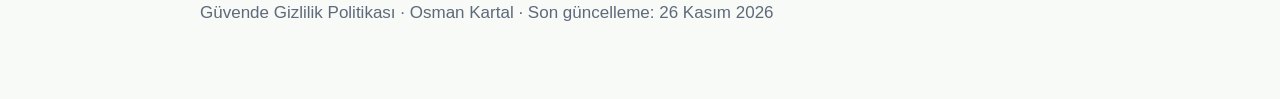
<file: privacy/index.html>
<!doctype html>
<html lang="tr">
  <head>
    <meta http-equiv="Content-Type" content="text/html; charset=utf-8">
    <meta name="viewport" content="width=device-width, initial-scale=1">
    <title>Güvende Gizlilik Politikası</title>
    <link rel="stylesheet" href="../assets/styles.css" type="text/css">
  </head>
  <body>
    <div class="shell" role="main">
      <div class="hero">
        <p class="brand">Güvende</p>
        <h1>Gizlilik Politikası ve Aydınlatma Metni</h1>
        <div class="meta">
          <span>Son güncelleme: 26 Kasım 2026</span>
          <span>Veri sorumlusu: Osman Kartal</span>
          <span>İletişim: <a href="mailto:guvendeapp@gmail.com">guvendeapp@gmail.com</a></span>
        </div>
      </div>

      <div class="nav" role="navigation" aria-label="Sayfalar">
        <a href="../">Ana sayfa</a>
        <a href="../support/">Destek</a>
        <a href="../account-deletion/">Hesap Silme Yardımı</a>
        <a href="../premium-v2/">Premium Ek Koşullar</a>
      </div>

      <div class="card">
        <p>
          Güvende; telefon numarası, bağlantı, alan adı, IBAN, e-posta ve mesaj
          gibi girdilerde risk işaretlerini incelemene yardımcı olan bir dijital
          güvenlik uygulamasıdır. Sonuçlar kesin kimlik tespiti, dolandırıcılık
          ispatı veya güvenlik garantisi değildir.
        </p>
        <p>
          Bu metin, 6698 sayılı Kişisel Verilerin Korunması Kanunu (KVKK)
          kapsamındaki aydınlatma yükümlülüğü için hazırlanmıştır.
        </p>
      </div>

      <div class="card">
        <h2>Veri sorumlusu</h2>
        <ul>
          <li>Veri sorumlusu: Osman Kartal</li>
          <li>İletişim: <a href="mailto:guvendeapp@gmail.com">guvendeapp@gmail.com</a></li>
        </ul>
      </div>

      <div class="card">
        <h2>İşlenen kişisel veriler</h2>
        <ul>
          <li><strong>Hesap bilgileri:</strong> Sign in with Apple ile giriş yaptığında Apple'ın paylaştığı e-posta adresi (Apple'ın "E-postamı gizle" seçeneğini kullanabilirsin) ve Güvende hesap kimliğin. Adını ve kendi telefon numaranı istemiyoruz.</li>
          <li><strong>Abonelik bilgileri:</strong> abonelik ürünü, deneme veya ücretli dönem, bitiş tarihi, App Store işlem bilgileri ve Premium Ek Koşullar'ı kabul ettiğin tarih ile sürüm.</li>
          <li><strong>Kullanım hakkı bilgileri:</strong> aylık limit, kullanılan ve kalan araştırma hakkı.</li>
          <li><strong>Arama geçmişi (araştırma girdileri):</strong> araştırmasını başlattığın telefon numarası, bağlantı veya alan adı. Bunlar sorguladığın numara ve adreslerdir; kendi telefon numaran değildir.</li>
          <li><strong>Topluluk bildirimleri:</strong> "Bilgi ekle" ile gönderdiğin tür (numara, link, SMS içeriği, IBAN veya e-posta), değer, kategori, en fazla 500 karakterlik açıklama ve olay tarihi. Görsel veya dosya eki alınmaz.</li>
          <li><strong>Destek mesajları:</strong> "Bize yaz" ile gönderdiğin konu, mesaj ve isteğe bağlı olarak bıraktığın e-posta adresi ile uygulama ve iOS sürümü. Kontrol ettiğin numara, bağlantı veya IBAN mesaja eklenmez. E-posta yalnız sana yanıt vermek için kullanılır.</li>
          <li><strong>Teknik bilgiler:</strong> IP adresi ve istek bilgileri gibi altyapı kayıtları; Meta SDK'sı için cihaz modeli, iOS sürümü ve SDK'nın cihazında ürettiği anonim kimlik.</li>
          <li><strong>Bildirim token'ı:</strong> bildirimlere izin verirsen Apple'ın cihazına verdiği bildirim adresi, test veya canlı ortam bilgisi ve son görülme zamanı. Hesabına bağlanmaz.</li>
          <li><strong>Cihazda kalan bilgiler:</strong> maskelenmiş kontrol geçmişi ve tercihler. IBAN, e-posta ve mesaj metinleri cihazında analiz edilir; metnin kendisi sunucuya gönderilmez. Mesajda, QR kodda veya e-postada bağlantı varsa yalnız bu bağlantılar (adresin &quot;?&quot; ile başlayan kısmı olmadan, en fazla 3 adet) ve e-postada gönderen alan adı, T.C. Siber Güvenlik Başkanlığı'nın resmî tehdit kayıtlarıyla karşılaştırılmak üzere sunucuya gönderilir. Bu kontrol araştırma hakkı kullanmaz ve Brave Search API'ye gönderilmez.</li>
        </ul>
      </div>

      <div class="card">
        <h2>İşleme amaçları</h2>
        <ul>
          <li>Başlattığın kontrolü ve araştırmayı yapmak, sonucu göstermek.</li>
          <li>Hesabını, Premium aboneliğini ve aylık araştırma hakkını yönetmek.</li>
          <li>Güvenliği sağlamak, kötüye kullanımı ve dolandırıcılığı önlemek.</li>
          <li>Topluluk bildirimlerini incelemek ve onaylananları anonim sayı olarak göstermek.</li>
          <li>İzin verdiysen önemli dolandırıcılık uyarılarını bildirim olarak göndermek.</li>
          <li>Hesap silme ve veri taleplerini yerine getirmek.</li>
          <li>Meta'daki reklamlarımızın sonucunu ölçmek.</li>
        </ul>
        <p>Verilerini profilleme için kullanmıyoruz ve satmıyoruz. Reklam ölçümü için Meta SDK'sı kullanılır; ayrıntısı aşağıdaki "Meta (Facebook) SDK ve reklam ölçümü" bölümündedir.</p>
      </div>

      <div class="card">
        <h2>Hukuki sebepler</h2>
        <ul>
          <li>Sözleşmenin kurulması ve ifası (KVKK m. 5/2-c): uygulama hizmeti ve Premium abonelik.</li>
          <li>Hukuki yükümlülüğün yerine getirilmesi (KVKK m. 5/2-ç): yasal saklama ve bildirim yükümlülükleri.</li>
          <li>Meşru menfaat (KVKK m. 5/2-f): güvenlik, kötüye kullanımın önlenmesi ve topluluk bildirimlerinin dolandırıcılığa karşı anonim istatistik olarak kullanılması.</li>
        </ul>
      </div>

      <div class="card">
        <h2>Araştırma girdileri nasıl kullanılır?</h2>
        <ul>
          <li><strong>Telefon numaraları:</strong> Türkiye biçimine göre düzenlenir, onaylı kurum kayıtlarıyla karşılaştırılır ve Premium araştırmada arama sorgusu olarak Brave Search API'ye gönderilir. Bulunan sayfaların başlıkları ve adresleri 6 saat boyunca sunucuda önbellekte tutulur ve süre dolduktan sonra en geç 1 saat içinde silinir. Önbellek kaydı hesabınla ilişkilendirilmez.</li>
          <li><strong>Bağlantı ve alan adları:</strong> T.C. Siber Güvenlik Başkanlığı'nın resmî tehdit kayıtlarıyla karşılaştırılabilir ve Brave Search API ile araştırılabilir. Sonuç özeti 24 saat önbellekte tutulur, süre dolduktan sonra en geç 1 saat içinde silinir.</li>
          <li>Araştırma hakkı kayıtlarında numaranın kendisi değil, geri çevrilemeyen bir özeti tutulur. Tamamlanan araştırmada resmî kaynak bulunup bulunmadığı ve uyarı çıkıp çıkmadığı yalnız evet/hayır işareti olarak kaydedilir; bu işaretler 30 gün sonra silinir.</li>
          <li>Sonuçlar arayanın kimliğini doğrulamaz. Güvende girdiğin bağlantıları tarayıcıda otomatik açmaz.</li>
        </ul>
      </div>

      <div class="card">
        <h2>Bildirimler (push)</h2>
        <ul>
          <li>Bildirim izni uygulamanın ilk açılışında istenmez; ilk kontrolünü tamamladıktan sonra bir kez sorulur. İzin vermezsen yeniden sorulmaz; izni istediğin zaman iPhone Ayarlar'ından açıp kapatabilirsin.</li>
          <li>İzin verirsen yalnız Apple'ın cihazına verdiği bildirim token'ı, test veya canlı ortam bilgisi ve son görülme zamanı saklanır. Token hesabına, e-postana veya kontrol geçmişine bağlanmaz.</li>
          <li>Token yalnız Güvende'nin yayınladığı güvenlik uyarılarını göndermek için, Apple Push Notification service (APNs) aracılığıyla kullanılır. Reklam veya pazarlama bildirimi gönderilmez.</li>
          <li>Apple'ın geçersiz saydığı token'lar ilk gönderimde, 90 gün boyunca görülmeyen token'lar otomatik olarak silinir.</li>
          <li>Kötüye kullanımı önlemek için uygulamanın hesap gerektirmeyen isteklerinde (ana sayfa özeti, uyarılar, bildirim kaydı) IP adresinin geri çevrilemeyen bir özeti en fazla 1 saat tutulur.</li>
        </ul>
      </div>

      <div class="card">
        <h2>Topluluk bildirimleri ve itiraz</h2>
        <ul>
          <li>Bildirim göndermek için Apple ile giriş yapman ve "Bildirimim doğrudur ve başkalarının kişisel verisini içermez" onayını vermen gerekir. Açıklamaya başkalarının adını, kimlik, kart veya iletişim bilgisini yazma.</li>
          <li>Bildirimler ham hâliyle hiçbir kullanıcıya gösterilmez. Önce Güvende tarafından incelenir.</li>
          <li>Onaylanan bildirimler sonuç ekranında yalnız "Güvende kullanıcılarından N doğrulanmış bildirim" biçiminde sayı olarak görünür. Bildiren kişi, açıklama ve tarih gösterilmez. Sayı, en az iki farklı kullanıcının bildirimi onaylandığında ya da Güvende bildirimi ayrıca doğruladığında oluşur. Bu bir hüküm değildir.</li>
          <li>Kullanıcı başına günde en fazla 5 bildirim gönderilebilir; aynı değer aynı kullanıcı tarafından ikinci kez bildirilemez.</li>
          <li><strong>İtiraz:</strong> Numaranın veya adresin sana ait olduğunu ya da yanlış işaretlendiğini düşünüyorsan sonuç ekranındaki "Bu numara benim / yanlış işaretlendi" bağlantısıyla ya da <a href="mailto:guvendeapp@gmail.com">guvendeapp@gmail.com</a> adresine yazarak itiraz edebilirsin. İtirazın incelenir; haklı bulunursa ilgili bildirimler özetten çıkarılır.</li>
          <li>Bildirimlerin hesabın açık olduğu sürece saklanır; hesabını silince silinir. Reddedilen bildirimler, ret tarihinden 90 gün sonra silinir.</li>
        </ul>
      </div>

      <div class="card">
        <h2>Aktarım ve yurt dışına aktarım</h2>
        <p>
          Kişisel verilerin yalnız hizmeti sunmak ve reklam ölçümü için aşağıdaki hizmet
          sağlayıcılara aktarılır. Bu aktarımlar KVKK'nın 8. ve 9. maddeleri
          kapsamında yapılır.
        </p>
        <h3>Supabase (Güvende sunucusu ve veritabanı)</h3>
        <ul>
          <li>Ülke: Almanya (Frankfurt)</li>
          <li>Amaç: hesap, abonelik, araştırma hakkı, araştırma servisi ve topluluk bildirimleri</li>
          <li>Giden veri: hesap kimliği, e-posta, abonelik ve hak kayıtları, araştırma girdisi, topluluk bildirimleri, teknik bilgiler</li>
        </ul>
        <h3>Brave Search API (Brave Software)</h3>
        <ul>
          <li>Ülke: ABD</li>
          <li>Amaç: telefon, bağlantı ve alan adı araştırması</li>
          <li>Giden veri: yalnız arama sorgusu (araştırılan numara veya adres); hesap bilgisi gönderilmez</li>
        </ul>
        <h3>RevenueCat</h3>
        <ul>
          <li>Ülke: ABD</li>
          <li>Amaç: Premium aboneliğin doğrulanması ve yönetimi</li>
          <li>Giden veri: Güvende hesap kimliği, App Store işlem ve abonelik bilgileri</li>
        </ul>
        <h3>Apple</h3>
        <ul>
          <li>Ülke: ABD ve İrlanda</li>
          <li>Amaç: Sign in with Apple, App Store satın alma ve abonelik, bildirim gönderimi (APNs)</li>
          <li>Giden veri: Apple'ın kendi işlediği giriş ve ödeme bilgileri; bildirim için token ve uyarı metni</li>
        </ul>
        <h3>T.C. Siber Güvenlik Başkanlığı kayıtları</h3>
        <ul>
          <li>Ülke: Türkiye</li>
          <li>Amaç: bağlantı ve alan adlarının resmî tehdit kayıtlarıyla karşılaştırılması</li>
          <li>Giden veri: kontrol edilen bağlantı veya alan adı; SMS, QR ve e-postadaki bağlantılar</li>
        </ul>
        <h3>GitHub Pages (GitHub)</h3>
        <ul>
          <li>Ülke: ABD</li>
          <li>Amaç: bu gizlilik politikası, destek ve koşullar sayfalarının yayınlanması</li>
          <li>Giden veri: sayfaları ziyaret ettiğinde IP adresin ve tarayıcının gönderdiği istek bilgileri (GitHub'ın altyapı kayıtları)</li>
        </ul>
        <h3>Resend</h3>
        <ul>
          <li>Ülke: ABD</li>
          <li>Amaç: Güvende yöneticisine giden teknik güvenlik ve işletim e-postaları</li>
          <li>Giden veri: yalnız olay türü, zamanı ve sayılar; kullanıcı bilgisi gönderilmez</li>
        </ul>
        <h3>Meta Platforms</h3>
        <ul>
          <li>Ülke: ABD ve İrlanda</li>
          <li>Amaç: reklam ölçümü (uygulama açılışı)</li>
          <li>Giden veri: cihaz bilgileri, IP adresi, anonim kimlik; takip izni verildiyse reklam kimliği (IDFA)</li>
        </ul>
        <p>Kart numarası ve ödeme yöntemi Apple tarafından işlenir; Güvende bu bilgileri almaz.</p>
      </div>

      <div class="card">
        <h2>Abonelikler ve ödeme</h2>
        <p>
          Premium abonelikler App Store üzerinden satın alınır ve yönetilir.
          Aylık pakette ayda 50, yıllık pakette her ay 100 araştırma hakkı
          vardır. Ücretsiz kullanımda araştırma hakkı yoktur; cihaz üzerindeki
          analizler sürer. Kullanılmayan haklar sonraki döneme devretmez.
          Önbellekten gelen sonuçlar, teknik hatalar ve aynı numaranın 6 saat
          içinde tekrar araştırılması ek hak tüketmez. Ayrıntılar
          <a href="../premium-v2/">Premium Ek Koşullar</a>'dadır.
        </p>
      </div>

      <div class="card">
        <h2>Saklama ve silme</h2>
        <ul>
          <li>Hesap ve abonelik kayıtları hesabın açık olduğu sürece tutulur.</li>
          <li>Araştırma önbelleği yukarıdaki sürelerde silinir.</li>
          <li>Bildirim token'ı 90 gün görülmezse ya da Apple geçersiz sayarsa silinir.</li>
          <li>Reddedilen topluluk bildirimleri ret tarihinden 90 gün sonra silinir.</li>
          <li>Destek mesajları 12 ay sonra silinir; hesabınla giriş yapmışken gönderdiklerin hesabını sildiğinde de silinir.</li>
          <li>Yönetici işlem kayıtları (bildirim inceleme, uyarı yayınlama ve yönetici girişleri) 2 yıl tutulur, sonra silinir.</li>
          <li>Cihazındaki geçmişi uygulama içinden silebilirsin; uygulamayı kaldırınca cihazdaki veriler de silinir.</li>
          <li>Hesabını sildiğinde; hesabın, abonelik ve araştırma hakkı kayıtların, Ek Koşullar kabul kaydın, topluluk bildirimlerin ve RevenueCat'teki müşteri kaydın silinir. Abonelik olay defterindeki kayıtlar denetim için seninle bağı kaldırılarak tutulur.</li>
          <li>Hesap silme App Store aboneliğini iptal etmez. Aktif bir aboneliğin varsa uygulama, silmeden önce aboneliği App Store'dan iptal etmen için uyarır.</li>
        </ul>
      </div>

      <div class="card">
        <h2>Hakların</h2>
        <p>
          KVKK'nın 11. maddesi uyarınca; kişisel verilerinin işlenip
          işlenmediğini öğrenme, işlenmişse bilgi isteme, işlenme amacını ve
          amacına uygun kullanılıp kullanılmadığını öğrenme, aktarıldığı üçüncü
          kişileri bilme, eksik veya yanlış işlenmişse düzeltilmesini, şartları
          oluşmuşsa silinmesini veya yok edilmesini isteme, bu işlemlerin
          aktarılan kişilere bildirilmesini isteme, otomatik sistemlerle analiz
          sonucu aleyhine bir sonuç çıkmasına itiraz etme ve kanuna aykırı işleme
          nedeniyle zarara uğradıysan zararın giderilmesini talep etme haklarına
          sahipsin.
        </p>
      </div>

      <div class="card">
        <h2>Başvuru yolu</h2>
        <p>
          Taleplerini <a href="mailto:guvendeapp@gmail.com">guvendeapp@gmail.com</a>
          adresine e-postayla iletebilirsin. Başvurun en geç 30 gün içinde
          ücretsiz olarak yanıtlanır. Yanıttan memnun kalmazsan Kişisel Verileri
          Koruma Kurulu'na şikâyette bulunabilirsin. Hesabını uygulama içinden
          Profil &gt; Hesap ekranından da silebilirsin.
        </p>
      </div>

      <div class="card">
        <h2>Meta (Facebook) SDK ve reklam ölçümü</h2>
        <p>
          Meta'daki reklamlarımızın kaç kişiyi Güvende'yi açmaya yönlendirdiğini ölçmek için Meta Platforms'un iOS SDK'sının yalnız temel parçasını kullanıyoruz. Uygulama her açıldığında Meta'ya "uygulama açıldı" bilgisi gider. Bununla birlikte cihaz modeli, iOS sürümü, uygulama sürümü, dil, saat dilimi, operatör adı, ekran boyutu, IP adresi ve SDK'nın cihazında ürettiği anonim bir kimlik gönderilir; bu bilgiler izin verip vermediğinden bağımsız olarak gider.
        </p>
        <p>
          Uygulamayı ikinci açışında iOS sana "takip" izni sorar. İzin verirsen cihazının reklam kimliği (IDFA) de Meta'ya gönderilir ve Meta bunu reklamlarımızın sonucunu ölçmek için kullanabilir. İzin vermezsen reklam kimliğin gönderilmez ve iOS, Meta'nın takip için kullandığı bağlantıyı engeller. Kararını istediğin zaman Ayarlar → Gizlilik ve Güvenlik → Takip bölümünden değiştirebilirsin.
        </p>
        <p>
          Hesabın, e-postan, kontrol ettiğin numaralar, linkler ve mesajlar, abonelik bilgin ve uygulama içindeki kimliklerin Meta'ya gönderilmez. Meta bu veriyi kendi gizlilik politikasına göre işler: <a href="https://www.facebook.com/privacy/policy/">https://www.facebook.com/privacy/policy/</a>
        </p>
      </div>

      <div class="card">
        <h2>Takip, reklam ve güvenlik</h2>
        <p>
          Güvende yalnız Meta SDK'sının reklam ölçümü parçasını kullanır; reklam kimliği (IDFA) yalnız iOS'ta takip izni verirsen Meta'ya gönderilir (ayrıntı yukarıda). Başka reklam SDK'sı veya üçüncü taraf takip analitiği kullanılmaz. Bağlantılar HTTPS/TLS ile korunur; oturum
          bilgileri cihazın güvenli depolama alanında tutulur. Hiçbir sistem
          mutlak güvenlik garantisi veremez.
        </p>
        <h3>Çocuklar</h3>
        <p>Güvende çocuklara yönelik bir uygulama değildir.</p>
        <h3>Değişiklikler</h3>
        <p>Bu metin değişirse güncel hâli bu adreste yayınlanır.</p>
      </div>

      <p class="footer">Güvende Gizlilik Politikası · Osman Kartal · Son güncelleme: 26 Kasım 2026</p>
    </div>
  </body>
</html>
</file>
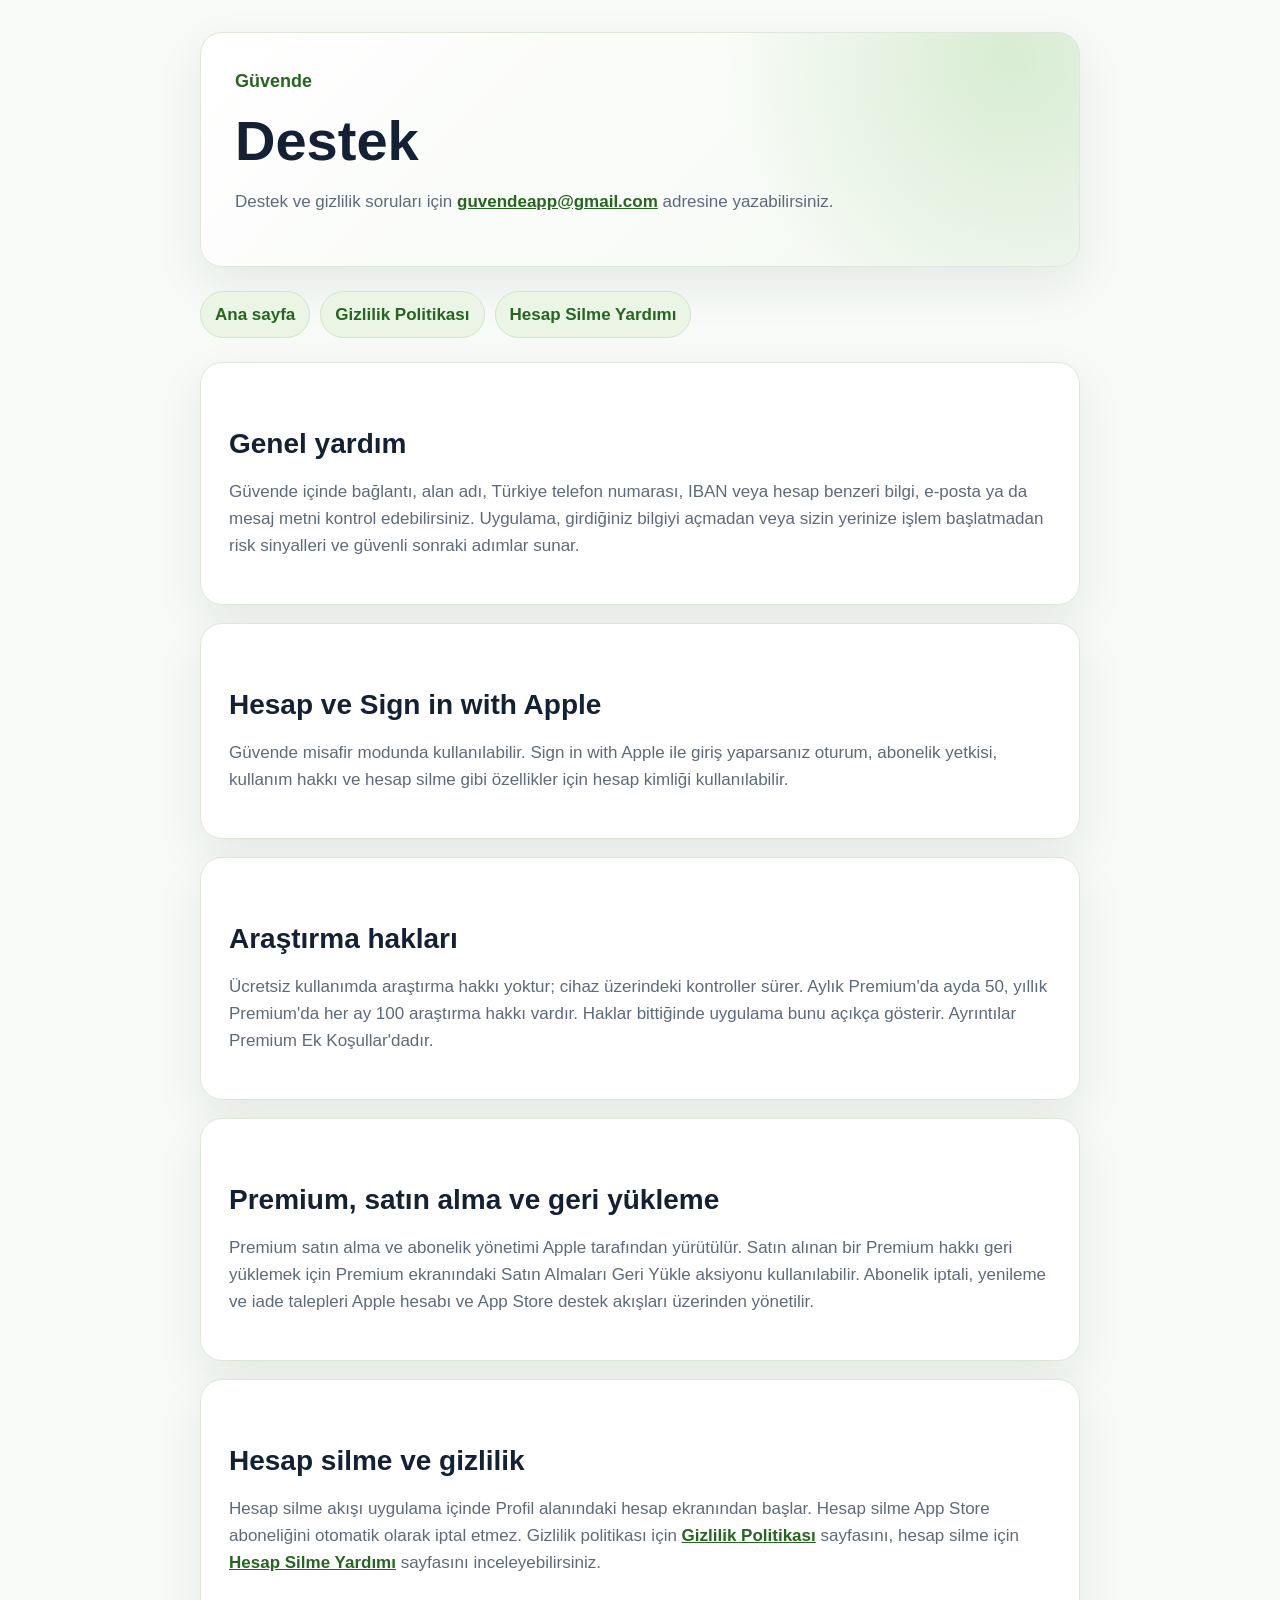
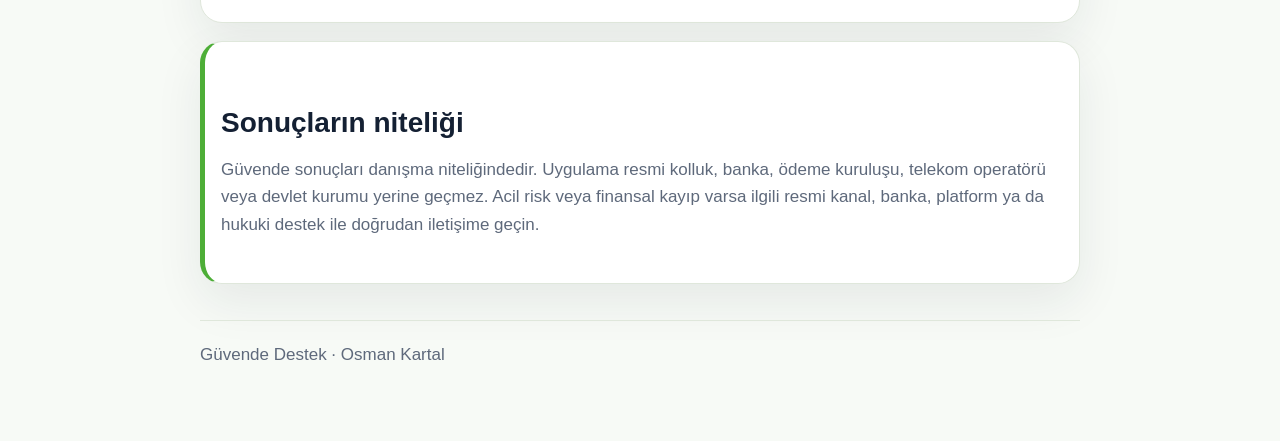
<file: support/index.html>
<!doctype html>
<html lang="tr">
  <head>
    <meta http-equiv="Content-Type" content="text/html; charset=utf-8">
    <meta name="viewport" content="width=device-width, initial-scale=1">
    <title>Güvende Destek</title>
    <link rel="stylesheet" href="../assets/styles.css" type="text/css">
  </head>
  <body>
    <div class="shell" role="main">
      <div class="hero">
        <p class="brand">Güvende</p>
        <h1>Destek</h1>
        <p>
          Destek ve gizlilik soruları için
          <a href="mailto:guvendeapp@gmail.com">guvendeapp@gmail.com</a>
          adresine yazabilirsiniz.
        </p>
      </div>

      <div class="nav" role="navigation" aria-label="Sayfalar">
        <a href="../">Ana sayfa</a>
        <a href="../privacy/">Gizlilik Politikası</a>
        <a href="../account-deletion/">Hesap Silme Yardımı</a>
      </div>

      <div class="card">
        <h2>Genel yardım</h2>
        <p>
          Güvende içinde bağlantı, alan adı, Türkiye telefon numarası, IBAN veya
          hesap benzeri bilgi, e-posta ya da mesaj metni kontrol edebilirsiniz.
          Uygulama, girdiğiniz bilgiyi açmadan veya sizin yerinize işlem
          başlatmadan risk sinyalleri ve güvenli sonraki adımlar sunar.
        </p>
      </div>

      <div class="card">
        <h2>Hesap ve Sign in with Apple</h2>
        <p>
          Güvende misafir modunda kullanılabilir. Sign in with Apple ile giriş
          yaparsanız oturum, abonelik yetkisi, kullanım hakkı ve hesap silme
          gibi özellikler için hesap kimliği kullanılabilir.
        </p>
      </div>

      <div class="card">
        <h2>Araştırma hakları</h2>
        <p>
          Ücretsiz kullanımda araştırma hakkı yoktur; cihaz üzerindeki
          kontroller sürer. Aylık Premium'da ayda 50, yıllık Premium'da her ay
          100 araştırma hakkı vardır. Haklar bittiğinde uygulama bunu açıkça
          gösterir. Ayrıntılar Premium Ek Koşullar'dadır.
        </p>
      </div>

      <div class="card">
        <h2>Premium, satın alma ve geri yükleme</h2>
        <p>
          Premium satın alma ve abonelik yönetimi Apple tarafından yürütülür.
          Satın alınan bir Premium hakkı geri yüklemek için Premium ekranındaki
          Satın Almaları Geri Yükle aksiyonu kullanılabilir. Abonelik iptali,
          yenileme ve iade talepleri Apple hesabı ve App Store destek akışları
          üzerinden yönetilir.
        </p>
      </div>

      <div class="card">
        <h2>Hesap silme ve gizlilik</h2>
        <p>
          Hesap silme akışı uygulama içinde Profil alanındaki hesap ekranından
          başlar. Hesap silme App Store aboneliğini otomatik olarak iptal etmez.
          Gizlilik politikası için <a href="../privacy/">Gizlilik Politikası</a>
          sayfasını, hesap silme için
          <a href="../account-deletion/">Hesap Silme Yardımı</a> sayfasını
          inceleyebilirsiniz.
        </p>
      </div>

      <div class="card notice">
        <h2>Sonuçların niteliği</h2>
        <p>
          Güvende sonuçları danışma niteliğindedir. Uygulama resmi kolluk,
          banka, ödeme kuruluşu, telekom operatörü veya devlet kurumu yerine
          geçmez. Acil risk veya finansal kayıp varsa ilgili resmi kanal,
          banka, platform ya da hukuki destek ile doğrudan iletişime geçin.
        </p>
      </div>

      <p class="footer">Güvende Destek · Osman Kartal</p>
    </div>
  </body>
</html>
</file>
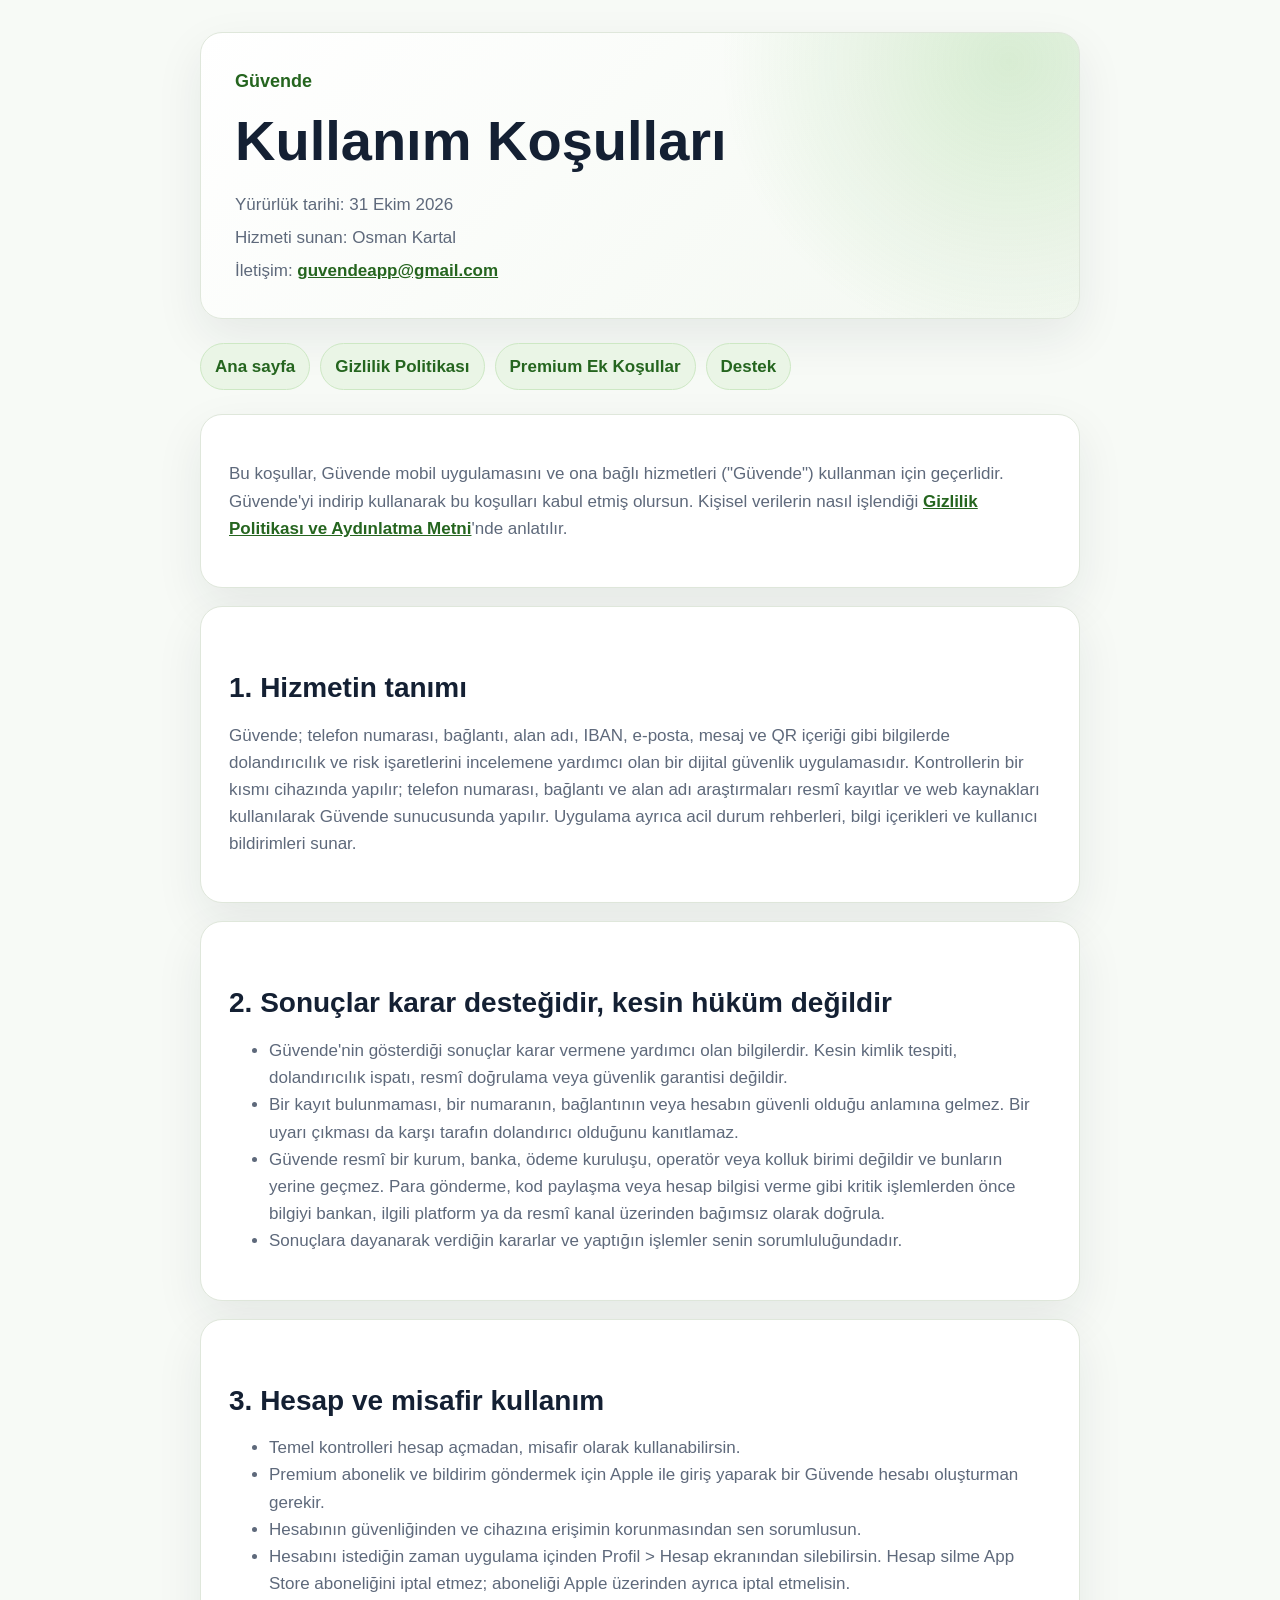
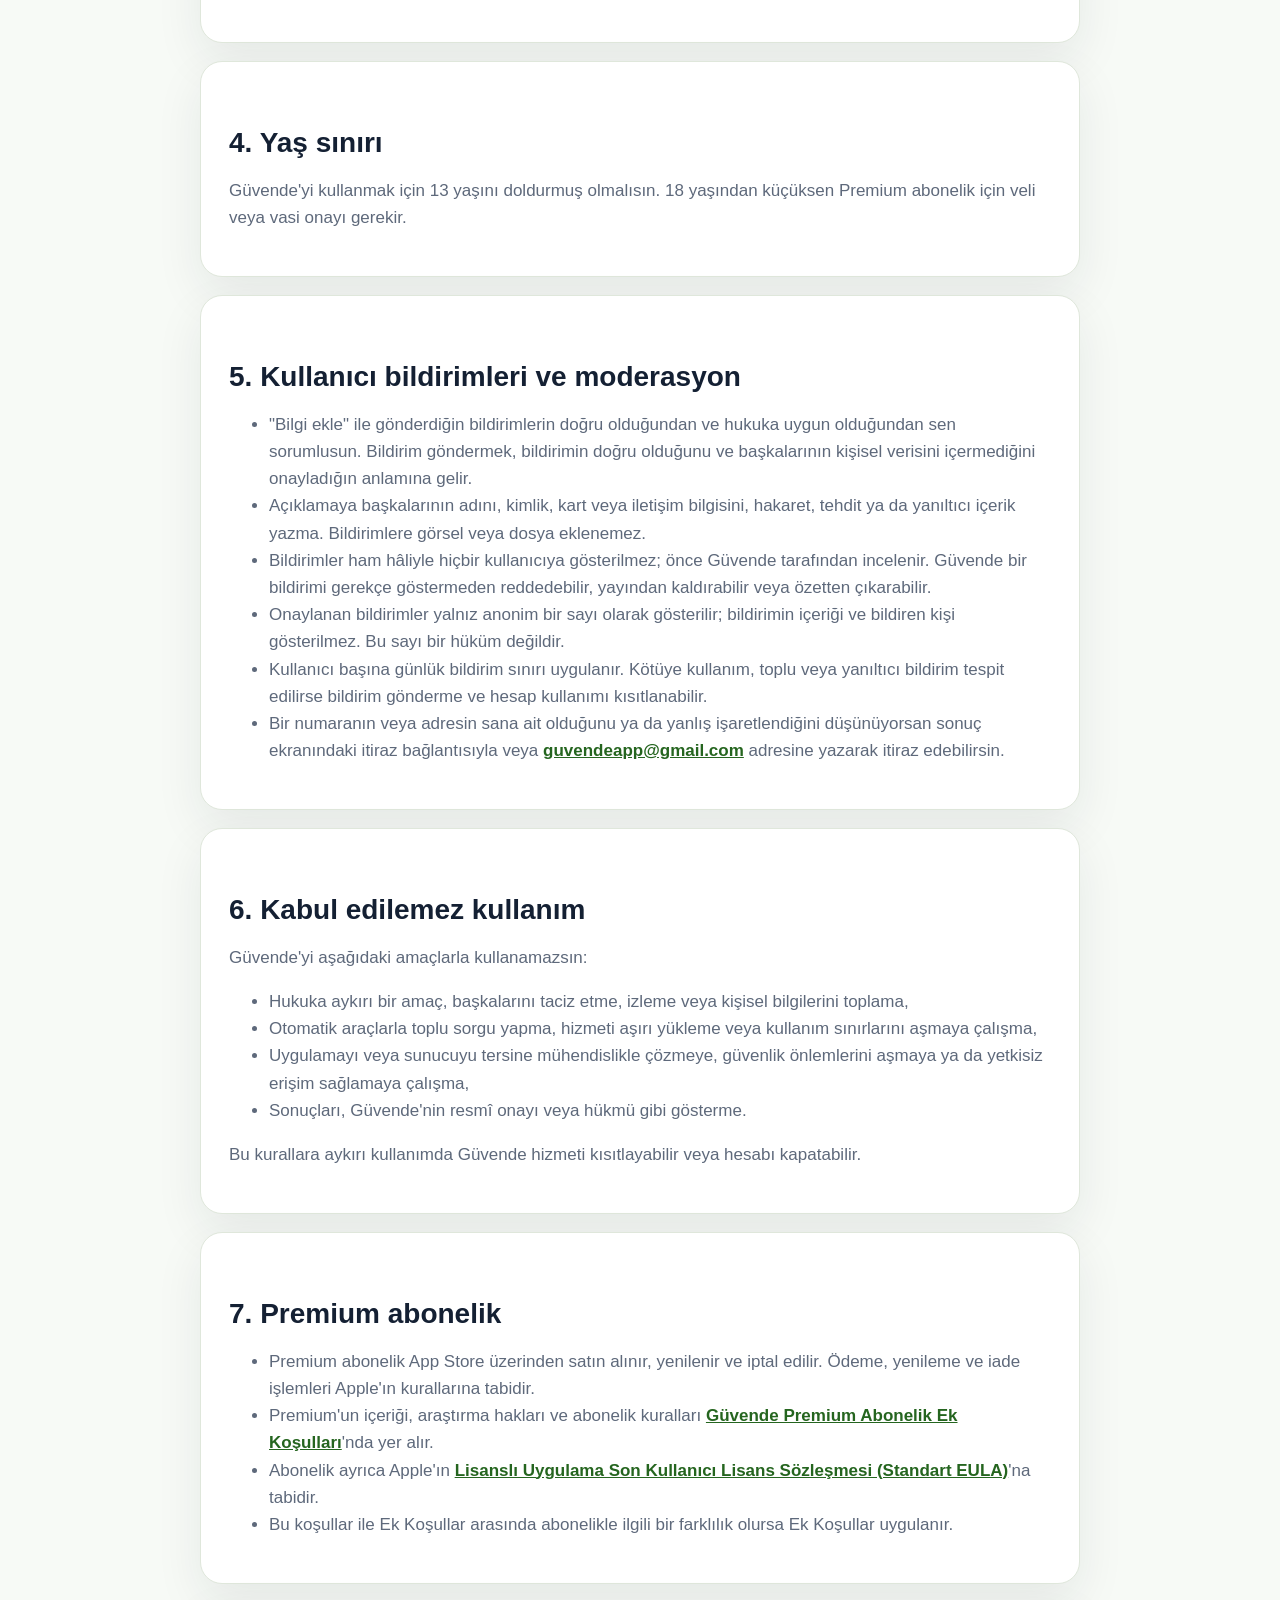
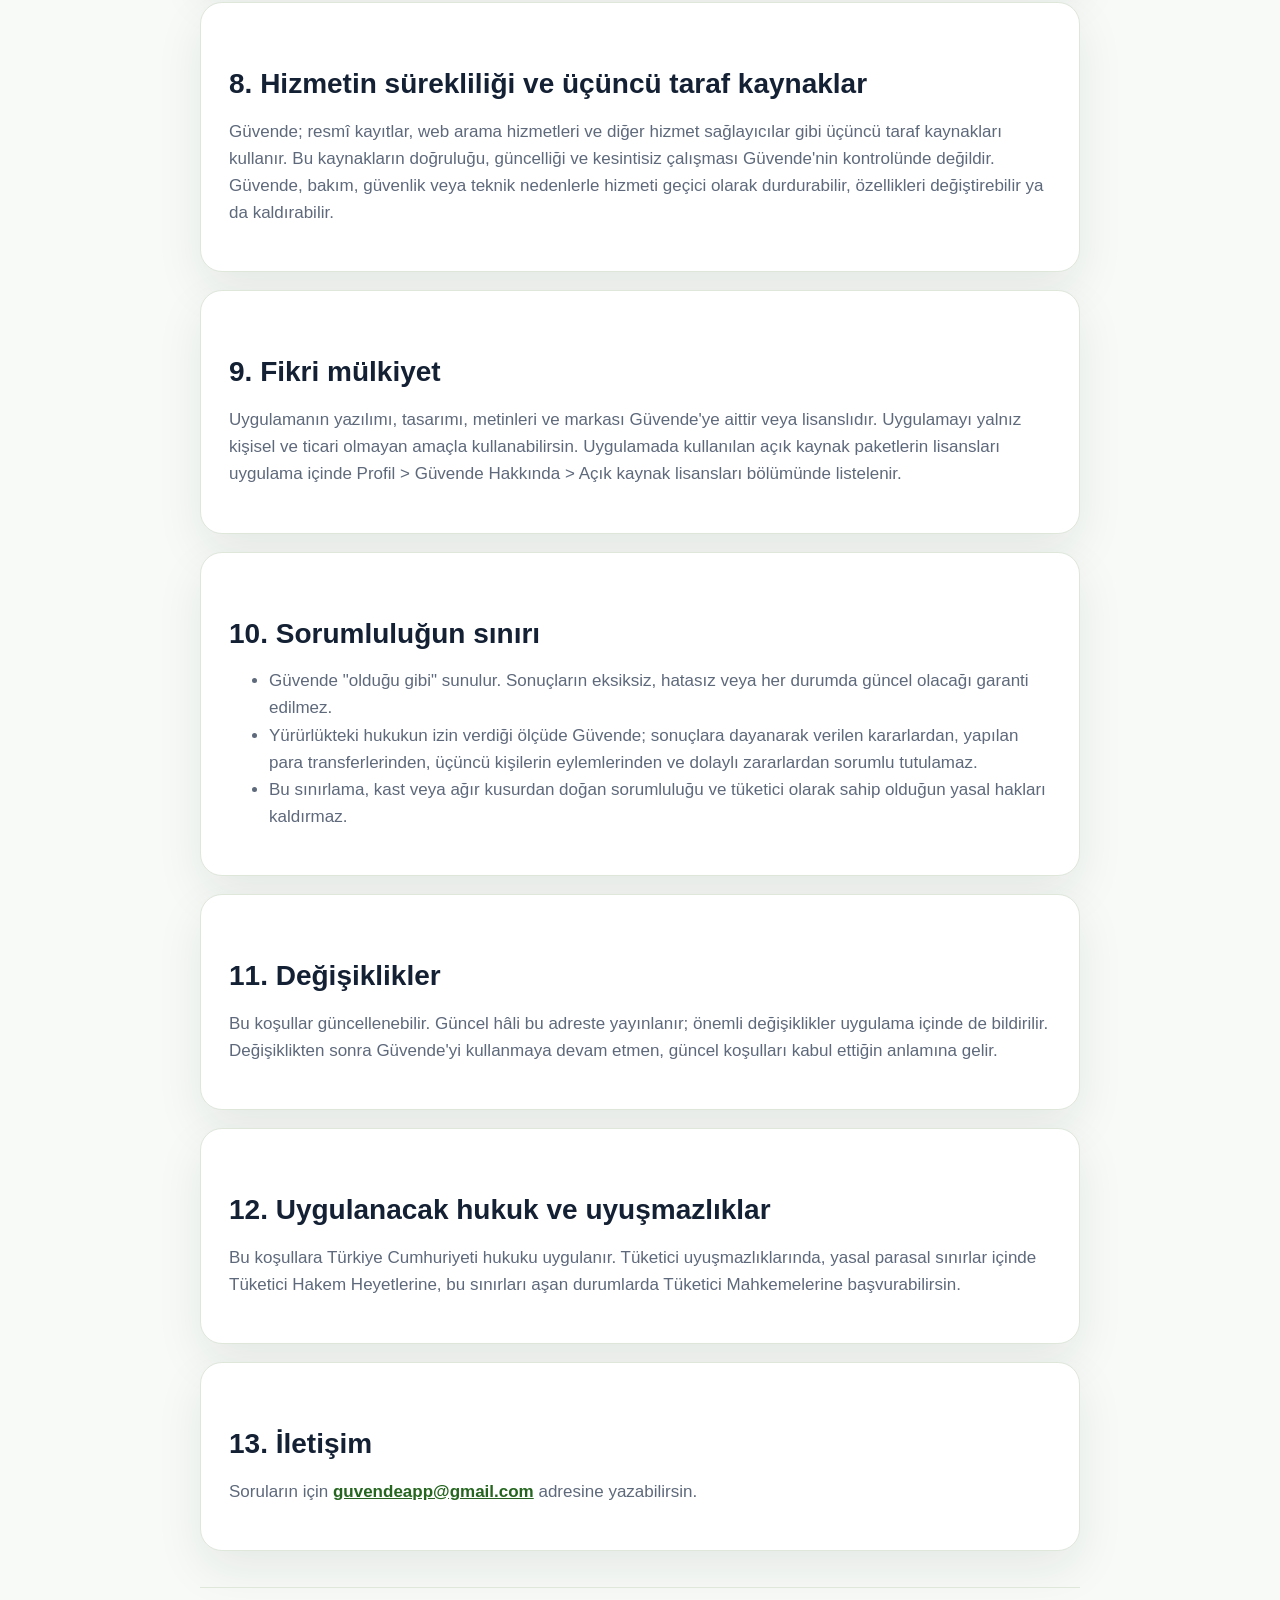
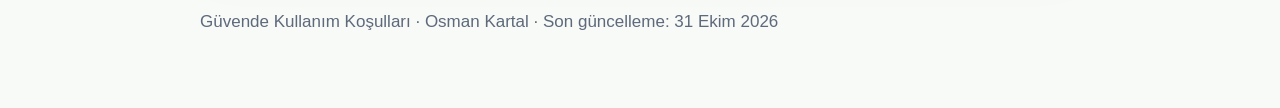
<file: terms/index.html>
<!doctype html>
<html lang="tr">
  <head>
    <meta http-equiv="Content-Type" content="text/html; charset=utf-8">
    <meta name="viewport" content="width=device-width, initial-scale=1">
    <title>Güvende Kullanım Koşulları</title>
    <link rel="stylesheet" href="../assets/styles.css" type="text/css">
  </head>
  <body>
    <div class="shell" role="main">
      <div class="hero">
        <p class="brand">Güvende</p>
        <h1>Kullanım Koşulları</h1>
        <div class="meta">
          <span>Yürürlük tarihi: 31 Ekim 2026</span>
          <span>Hizmeti sunan: Osman Kartal</span>
          <span>İletişim: <a href="mailto:guvendeapp@gmail.com">guvendeapp@gmail.com</a></span>
        </div>
      </div>

      <div class="nav" role="navigation" aria-label="Sayfalar">
        <a href="../">Ana sayfa</a>
        <a href="../privacy/">Gizlilik Politikası</a>
        <a href="../premium-v2/">Premium Ek Koşullar</a>
        <a href="../support/">Destek</a>
      </div>

      <div class="card">
        <p>
          Bu koşullar, Güvende mobil uygulamasını ve ona bağlı hizmetleri
          ("Güvende") kullanman için geçerlidir. Güvende'yi indirip kullanarak
          bu koşulları kabul etmiş olursun. Kişisel verilerin nasıl işlendiği
          <a href="../privacy/">Gizlilik Politikası ve Aydınlatma Metni</a>'nde
          anlatılır.
        </p>
      </div>

      <div class="card">
        <h2>1. Hizmetin tanımı</h2>
        <p>
          Güvende; telefon numarası, bağlantı, alan adı, IBAN, e-posta, mesaj ve
          QR içeriği gibi bilgilerde dolandırıcılık ve risk işaretlerini
          incelemene yardımcı olan bir dijital güvenlik uygulamasıdır.
          Kontrollerin bir kısmı cihazında yapılır; telefon numarası, bağlantı
          ve alan adı araştırmaları resmî kayıtlar ve web kaynakları kullanılarak
          Güvende sunucusunda yapılır. Uygulama ayrıca acil durum rehberleri,
          bilgi içerikleri ve kullanıcı bildirimleri sunar.
        </p>
      </div>

      <div class="card">
        <h2>2. Sonuçlar karar desteğidir, kesin hüküm değildir</h2>
        <ul>
          <li>Güvende'nin gösterdiği sonuçlar karar vermene yardımcı olan bilgilerdir. Kesin kimlik tespiti, dolandırıcılık ispatı, resmî doğrulama veya güvenlik garantisi değildir.</li>
          <li>Bir kayıt bulunmaması, bir numaranın, bağlantının veya hesabın güvenli olduğu anlamına gelmez. Bir uyarı çıkması da karşı tarafın dolandırıcı olduğunu kanıtlamaz.</li>
          <li>Güvende resmî bir kurum, banka, ödeme kuruluşu, operatör veya kolluk birimi değildir ve bunların yerine geçmez. Para gönderme, kod paylaşma veya hesap bilgisi verme gibi kritik işlemlerden önce bilgiyi bankan, ilgili platform ya da resmî kanal üzerinden bağımsız olarak doğrula.</li>
          <li>Sonuçlara dayanarak verdiğin kararlar ve yaptığın işlemler senin sorumluluğundadır.</li>
        </ul>
      </div>

      <div class="card">
        <h2>3. Hesap ve misafir kullanım</h2>
        <ul>
          <li>Temel kontrolleri hesap açmadan, misafir olarak kullanabilirsin.</li>
          <li>Premium abonelik ve bildirim göndermek için Apple ile giriş yaparak bir Güvende hesabı oluşturman gerekir.</li>
          <li>Hesabının güvenliğinden ve cihazına erişimin korunmasından sen sorumlusun.</li>
          <li>Hesabını istediğin zaman uygulama içinden Profil &gt; Hesap ekranından silebilirsin. Hesap silme App Store aboneliğini iptal etmez; aboneliği Apple üzerinden ayrıca iptal etmelisin.</li>
        </ul>
      </div>

      <div class="card">
        <h2>4. Yaş sınırı</h2>
        <p>
          Güvende'yi kullanmak için 13 yaşını doldurmuş olmalısın. 18 yaşından
          küçüksen Premium abonelik için veli veya vasi onayı gerekir.
        </p>
      </div>

      <div class="card">
        <h2>5. Kullanıcı bildirimleri ve moderasyon</h2>
        <ul>
          <li>"Bilgi ekle" ile gönderdiğin bildirimlerin doğru olduğundan ve hukuka uygun olduğundan sen sorumlusun. Bildirim göndermek, bildirimin doğru olduğunu ve başkalarının kişisel verisini içermediğini onayladığın anlamına gelir.</li>
          <li>Açıklamaya başkalarının adını, kimlik, kart veya iletişim bilgisini, hakaret, tehdit ya da yanıltıcı içerik yazma. Bildirimlere görsel veya dosya eklenemez.</li>
          <li>Bildirimler ham hâliyle hiçbir kullanıcıya gösterilmez; önce Güvende tarafından incelenir. Güvende bir bildirimi gerekçe göstermeden reddedebilir, yayından kaldırabilir veya özetten çıkarabilir.</li>
          <li>Onaylanan bildirimler yalnız anonim bir sayı olarak gösterilir; bildirimin içeriği ve bildiren kişi gösterilmez. Bu sayı bir hüküm değildir.</li>
          <li>Kullanıcı başına günlük bildirim sınırı uygulanır. Kötüye kullanım, toplu veya yanıltıcı bildirim tespit edilirse bildirim gönderme ve hesap kullanımı kısıtlanabilir.</li>
          <li>Bir numaranın veya adresin sana ait olduğunu ya da yanlış işaretlendiğini düşünüyorsan sonuç ekranındaki itiraz bağlantısıyla veya <a href="mailto:guvendeapp@gmail.com">guvendeapp@gmail.com</a> adresine yazarak itiraz edebilirsin.</li>
        </ul>
      </div>

      <div class="card">
        <h2>6. Kabul edilemez kullanım</h2>
        <p>Güvende'yi aşağıdaki amaçlarla kullanamazsın:</p>
        <ul>
          <li>Hukuka aykırı bir amaç, başkalarını taciz etme, izleme veya kişisel bilgilerini toplama,</li>
          <li>Otomatik araçlarla toplu sorgu yapma, hizmeti aşırı yükleme veya kullanım sınırlarını aşmaya çalışma,</li>
          <li>Uygulamayı veya sunucuyu tersine mühendislikle çözmeye, güvenlik önlemlerini aşmaya ya da yetkisiz erişim sağlamaya çalışma,</li>
          <li>Sonuçları, Güvende'nin resmî onayı veya hükmü gibi gösterme.</li>
        </ul>
        <p>Bu kurallara aykırı kullanımda Güvende hizmeti kısıtlayabilir veya hesabı kapatabilir.</p>
      </div>

      <div class="card">
        <h2>7. Premium abonelik</h2>
        <ul>
          <li>Premium abonelik App Store üzerinden satın alınır, yenilenir ve iptal edilir. Ödeme, yenileme ve iade işlemleri Apple'ın kurallarına tabidir.</li>
          <li>Premium'un içeriği, araştırma hakları ve abonelik kuralları <a href="../premium-v2/">Güvende Premium Abonelik Ek Koşulları</a>'nda yer alır.</li>
          <li>Abonelik ayrıca Apple'ın <a href="https://www.apple.com/legal/internet-services/itunes/dev/stdeula/">Lisanslı Uygulama Son Kullanıcı Lisans Sözleşmesi (Standart EULA)</a>'na tabidir.</li>
          <li>Bu koşullar ile Ek Koşullar arasında abonelikle ilgili bir farklılık olursa Ek Koşullar uygulanır.</li>
        </ul>
      </div>

      <div class="card">
        <h2>8. Hizmetin sürekliliği ve üçüncü taraf kaynaklar</h2>
        <p>
          Güvende; resmî kayıtlar, web arama hizmetleri ve diğer hizmet
          sağlayıcılar gibi üçüncü taraf kaynakları kullanır. Bu kaynakların
          doğruluğu, güncelliği ve kesintisiz çalışması Güvende'nin kontrolünde
          değildir. Güvende, bakım, güvenlik veya teknik nedenlerle hizmeti
          geçici olarak durdurabilir, özellikleri değiştirebilir ya da
          kaldırabilir.
        </p>
      </div>

      <div class="card">
        <h2>9. Fikri mülkiyet</h2>
        <p>
          Uygulamanın yazılımı, tasarımı, metinleri ve markası Güvende'ye aittir
          veya lisanslıdır. Uygulamayı yalnız kişisel ve ticari olmayan amaçla
          kullanabilirsin. Uygulamada kullanılan açık kaynak paketlerin
          lisansları uygulama içinde Profil &gt; Güvende Hakkında &gt; Açık kaynak
          lisansları bölümünde listelenir.
        </p>
      </div>

      <div class="card">
        <h2>10. Sorumluluğun sınırı</h2>
        <ul>
          <li>Güvende "olduğu gibi" sunulur. Sonuçların eksiksiz, hatasız veya her durumda güncel olacağı garanti edilmez.</li>
          <li>Yürürlükteki hukukun izin verdiği ölçüde Güvende; sonuçlara dayanarak verilen kararlardan, yapılan para transferlerinden, üçüncü kişilerin eylemlerinden ve dolaylı zararlardan sorumlu tutulamaz.</li>
          <li>Bu sınırlama, kast veya ağır kusurdan doğan sorumluluğu ve tüketici olarak sahip olduğun yasal hakları kaldırmaz.</li>
        </ul>
      </div>

      <div class="card">
        <h2>11. Değişiklikler</h2>
        <p>
          Bu koşullar güncellenebilir. Güncel hâli bu adreste yayınlanır; önemli
          değişiklikler uygulama içinde de bildirilir. Değişiklikten sonra
          Güvende'yi kullanmaya devam etmen, güncel koşulları kabul ettiğin
          anlamına gelir.
        </p>
      </div>

      <div class="card">
        <h2>12. Uygulanacak hukuk ve uyuşmazlıklar</h2>
        <p>
          Bu koşullara Türkiye Cumhuriyeti hukuku uygulanır. Tüketici
          uyuşmazlıklarında, yasal parasal sınırlar içinde Tüketici Hakem
          Heyetlerine, bu sınırları aşan durumlarda Tüketici Mahkemelerine
          başvurabilirsin.
        </p>
      </div>

      <div class="card">
        <h2>13. İletişim</h2>
        <p>
          Soruların için <a href="mailto:guvendeapp@gmail.com">guvendeapp@gmail.com</a>
          adresine yazabilirsin.
        </p>
      </div>

      <p class="footer">Güvende Kullanım Koşulları · Osman Kartal · Son güncelleme: 31 Ekim 2026</p>
    </div>
  </body>
</html>
</file>
<file: assets/styles.css>
* {
  box-sizing: border-box;
}

:root {
  color-scheme: light;
  --brand: #4dae37;
  --brand-dark: #25651f;
  --ink: #142033;
  --muted: #5e697b;
  --surface: #ffffff;
  --soft: #f3f8f1;
  --line: #dfe7db;
}

body {
  margin: 0;
  background: #f7faf6;
  color: var(--ink);
  font-family: -apple-system, BlinkMacSystemFont, "Segoe UI", sans-serif;
  font-size: 17px;
  line-height: 1.6;
}

a {
  color: var(--brand-dark);
  font-weight: 700;
}

.shell {
  max-width: 920px;
  margin: 0 auto;
  padding: 32px 20px 56px;
}

.hero,
.card {
  background: var(--surface);
  border: 1px solid var(--line);
  border-radius: 22px;
  box-shadow: 0 18px 48px rgba(20, 32, 51, 0.08);
}

.hero {
  padding: 34px;
  margin-bottom: 24px;
  background:
    radial-gradient(circle at 92% 10%, rgba(77, 174, 55, 0.18), transparent 34%),
    linear-gradient(135deg, #ffffff, var(--soft));
}

.brand {
  color: var(--brand-dark);
  font-size: 18px;
  font-weight: 800;
  letter-spacing: 0;
  margin: 0 0 16px;
}

h1 {
  font-size: clamp(34px, 7vw, 56px);
  line-height: 1.05;
  margin: 0 0 16px;
  letter-spacing: 0;
}

h2 {
  font-size: 28px;
  line-height: 1.2;
  margin: 36px 0 12px;
  letter-spacing: 0;
}

h3 {
  font-size: 21px;
  line-height: 1.25;
  margin: 24px 0 8px;
  letter-spacing: 0;
}

p,
li {
  color: var(--muted);
}

.meta {
  display: grid;
  gap: 6px;
  margin-top: 20px;
  color: var(--muted);
}

.nav {
  display: flex;
  flex-wrap: wrap;
  gap: 10px;
  margin: 24px 0;
}

.nav a {
  background: #eaf5e6;
  border: 1px solid #cde8c4;
  border-radius: 999px;
  color: var(--brand-dark);
  padding: 9px 14px;
  text-decoration: none;
}

.card {
  padding: 28px;
  margin: 18px 0;
}

.notice {
  border-left: 5px solid var(--brand);
  padding-left: 16px;
}

.footer {
  border-top: 1px solid var(--line);
  color: var(--muted);
  margin-top: 36px;
  padding-top: 20px;
}

@media (max-width: 640px) {
  .shell {
    padding: 20px 14px 40px;
  }

  .hero,
  .card {
    border-radius: 18px;
    padding: 22px;
  }

  h2 {
    font-size: 24px;
  }
}
</file>
<file: admin/admin.css>
/* Güvende admin panel: the app's green design language, light only. */
:root {
  --brand-50: #f3fceb; --brand-100: #e5f8d9; --brand-200: #c9f0b2; --brand-500: #60be43;
  --brand-600: #4fa935; --brand-700: #3e8c2c; --brand-800: #337125; --brand-900: #285b1d;
  --ink: #111827; --ink-2: #374151; --muted: #606a78; --line: #e5e7eb; --line-2: #eef0f3;
  --bg: #f3f4f6; --surface: #ffffff;
  /* 1.1.1: no red in the panel. Danger / risk uses the warning colour (--warn #C2570C). */
  --risk: #c2570c; --risk-bg: #fff4e8; --risk-line: #fed7aa;
  --warn: #c2570c; --warn-bg: #fff4e8; --warn-line: #fed7aa;
  --info: #2563eb; --info-bg: #eff6ff; --info-line: #bfdbfe;
  --radius: 16px; --radius-sm: 10px;
  --shadow: 0 1px 2px rgba(16, 24, 40, .05), 0 4px 16px rgba(16, 24, 40, .06);
  --font: -apple-system, BlinkMacSystemFont, "SF Pro Text", "Segoe UI", Inter, Roboto, sans-serif;
  --mono: ui-monospace, "SF Mono", Menlo, monospace;
}
* { box-sizing: border-box; }
html, body { margin: 0; background: var(--bg); color: var(--ink); font: 15px/1.5 var(--font); -webkit-font-smoothing: antialiased; }
[hidden] { display: none !important; }
h1, h2, h3, h4 { margin: 0; letter-spacing: -.01em; }
p { margin: 0; }
code { font-family: var(--mono); font-size: 13px; word-break: break-all; }
a { color: var(--brand-700); }
.muted { color: var(--muted); }
.small { font-size: 13px; }

/* Buttons and fields */
.btn { appearance: none; border: 1px solid transparent; border-radius: 12px; padding: 9px 14px; font: 600 14px/1.2 var(--font);
  cursor: pointer; display: inline-flex; align-items: center; gap: 6px; justify-content: center; min-height: 40px;
  transition: background .15s, border-color .15s, opacity .15s; }
.btn:disabled { opacity: .5; cursor: default; }
.btn.block { width: 100%; }
.btn.primary { background: var(--brand-600); color: #fff; }
.btn.primary:hover:not(:disabled) { background: var(--brand-700); }
.btn.ghost { background: var(--surface); color: var(--ink-2); border-color: var(--line); }
.btn.ghost:hover:not(:disabled) { border-color: #cfd4da; background: #fafafa; }
.btn.danger { background: var(--surface); color: var(--risk); border-color: var(--risk-line); }
.btn.danger:hover:not(:disabled) { background: var(--risk-bg); }
.btn.danger.solid { background: var(--risk); color: #fff; border-color: var(--risk); }
.btn.danger.solid:hover:not(:disabled) { background: #a44a06; color: #fff; border-color: #a44a06; }
.btn.subtle { background: transparent; color: var(--brand-700); padding: 6px 8px; min-height: 32px; }
.btn.small { min-height: 34px; padding: 6px 12px; font-size: 13px; }
.btn svg { width: 18px; height: 18px; flex: none; }
.icon-btn { width: 40px; padding: 0; }
.field { display: grid; gap: 6px; font-weight: 600; font-size: 13px; color: var(--ink-2); margin: 0 0 14px; }
.field input, .field select, .field textarea, .search input, .search select {
  font: 400 15px/1.4 var(--font); color: var(--ink); background: var(--surface); border: 1px solid var(--line);
  border-radius: var(--radius-sm); padding: 10px 12px; width: 100%; outline: none; }
.field textarea { resize: vertical; min-height: 96px; }
.field input:focus, .field select:focus, .field textarea:focus, .search input:focus, .search select:focus {
  border-color: var(--brand-500); box-shadow: 0 0 0 3px rgba(96, 190, 67, .18); }
.field .hint { font-weight: 400; color: var(--muted); }
.form-note { min-height: 20px; margin-top: 8px; font-size: 13px; color: var(--risk); }
.form-note.ok { color: var(--brand-700); }

/* Sign-in */
.gate { min-height: 100vh; display: grid; place-items: center; padding: 24px 16px;
  background: radial-gradient(1200px 500px at 50% -10%, var(--brand-100), transparent 60%), var(--bg); }
.gate-card { width: 100%; max-width: 400px; background: var(--surface); border-radius: 20px; box-shadow: var(--shadow); padding: 28px; }
.gate-card h1 { font-size: 22px; margin: 18px 0 6px; }
.gate-card .muted { margin-bottom: 18px; }
.qr { display: block; width: 180px; height: 180px; margin: 0 auto 10px; }
.logo-row { display: flex; align-items: center; gap: 10px; }
.logo-row strong { display: block; font-size: 16px; }
.logo-row small { display: block; color: var(--muted); font-size: 12px; }
.logo { width: 36px; height: 36px; border-radius: 10px; display: grid; place-items: center; color: #fff; font-weight: 800;
  background: linear-gradient(135deg, var(--brand-500), var(--brand-800)); }
.env-tag { margin-top: 14px; font-size: 12px; font-weight: 600; color: var(--brand-800); }
.env-tag.sandbox { color: var(--warn); }
.env-tag.compact { margin: 0; padding: 4px 10px; border-radius: 999px; background: var(--brand-50); }
.env-tag.compact.sandbox { background: var(--warn-bg); }

/* Shell: sidebar on wide screens, bottom tabs on phones */
.app { min-height: 100vh; display: grid; grid-template-columns: 240px 1fr;
  background: linear-gradient(to right, var(--surface) 240px, var(--line) 240px, var(--line) 241px, var(--bg) 241px); }
.sidebar { position: sticky; top: 0; height: 100vh; background: var(--surface); border-right: 1px solid var(--line);
  padding: 22px 16px; display: flex; flex-direction: column; gap: 24px; }
.nav { display: grid; gap: 4px; }
.nav button, .tabbar button { appearance: none; border: 0; background: none; cursor: pointer; font: 600 14px var(--font);
  color: var(--ink-2); display: flex; align-items: center; gap: 10px; padding: 10px 12px; border-radius: 12px; text-align: left; }
.nav button svg, .tabbar button svg { width: 20px; height: 20px; flex: none; }
.nav button:hover { background: var(--bg); }
.nav button.active { background: var(--brand-50); color: var(--brand-800); }
.nav .count { margin-left: auto; }
.sidebar-foot { margin-top: auto; display: grid; gap: 10px; }
.main { min-width: 0; }
.topbar { position: sticky; top: 0; z-index: 5; display: flex; justify-content: space-between; align-items: center; gap: 12px;
  padding: 18px 28px; background: rgba(243, 244, 246, .9); backdrop-filter: saturate(160%) blur(8px); }
.topbar h1 { font-size: 22px; }
.topbar-actions { display: flex; align-items: center; gap: 8px; }
.content { padding: 4px 28px 40px; max-width: 1180px; }
.tabbar { display: none; }

@media (max-width: 860px) {
  .app { grid-template-columns: 1fr; background: var(--bg); }
  .sidebar { display: none; }
  .topbar { padding: 14px 16px; }
  .topbar h1 { font-size: 20px; }
  .content { padding: 4px 16px calc(96px + env(safe-area-inset-bottom)); }
  /* One scrolling row (Görev 7): 11 tabs in a 4-column grid made 3 rows (≈183 px) that covered the
     last buttons of a page; one row stays under the content's 96 px bottom space. */
  .tabbar { display: flex; gap: 2px; overflow-x: auto; overscroll-behavior-x: contain; scrollbar-width: none;
    position: fixed; inset: auto 0 0 0; z-index: 10;
    background: rgba(255, 255, 255, .96); border-top: 1px solid var(--line); padding: 6px 6px calc(6px + env(safe-area-inset-bottom));
    backdrop-filter: blur(10px); }
  .tabbar::-webkit-scrollbar { display: none; }
  .tabbar button { flex: 0 0 auto; min-width: 78px; min-height: 52px; white-space: nowrap; flex-direction: column; gap: 3px;
    font-size: 11px; padding: 6px 8px; justify-content: center; position: relative; }
  .tabbar button.active { color: var(--brand-700); }
  .tabbar .count { position: absolute; top: 2px; left: calc(50% + 6px); }
}

/* Cards and layout */
.grid { display: grid; gap: 16px; }
.kpis { grid-template-columns: repeat(auto-fill, minmax(210px, 1fr)); }
.two { grid-template-columns: minmax(0, 1.15fr) minmax(0, .85fr); align-items: start; }
@media (max-width: 1040px) { .two { grid-template-columns: 1fr; } }
.card { background: var(--surface); border: 1px solid var(--line-2); border-radius: var(--radius); box-shadow: var(--shadow); padding: 18px; }
.card h2 { font-size: 16px; }
.card-head { display: flex; justify-content: space-between; align-items: center; gap: 10px; margin-bottom: 14px; flex-wrap: wrap; }
.section-title { font-size: 13px; font-weight: 700; color: var(--muted); text-transform: uppercase; letter-spacing: .04em; margin: 26px 0 10px; }
.kpi { display: grid; gap: 4px; position: relative; overflow: hidden; }
.kpi .label { font-size: 13px; color: var(--muted); font-weight: 600; display: flex; align-items: center; gap: 8px; }
.kpi .label svg { width: 18px; height: 18px; color: var(--brand-600); }
.kpi .num { font-size: 30px; font-weight: 750; letter-spacing: -.02em; }
.kpi .foot { font-size: 12px; color: var(--muted); }
.kpi.failed .foot { color: var(--warn); font-weight: 600; }
.kpi.wide { grid-column: span 2; }
@media (max-width: 520px) { .kpi.wide { grid-column: 1 / -1; } .kpis { grid-template-columns: 1fr 1fr; } .kpi .num { font-size: 26px; } }
.kpi.link { cursor: pointer; }
.kpi.link:hover { border-color: var(--brand-200); }
.bars { display: grid; grid-template-columns: repeat(7, 1fr); align-items: end; gap: 6px; height: 64px; margin-top: 6px; }
.bars .bar { background: var(--brand-200); border-radius: 6px 6px 3px 3px; min-height: 3px; position: relative; }
.bars .bar.today { background: var(--brand-600); }
.bar-labels { display: grid; grid-template-columns: repeat(7, 1fr); gap: 6px; font-size: 11px; color: var(--muted); text-align: center; }

/* Badges */
.badge { display: inline-flex; align-items: center; gap: 4px; font-size: 12px; font-weight: 650; padding: 3px 9px; border-radius: 999px;
  background: var(--bg); color: var(--ink-2); white-space: nowrap; }
.badge.green { background: var(--brand-50); color: var(--brand-800); }
.badge.risk { background: var(--risk-bg); color: var(--risk); }
.badge.warn { background: var(--warn-bg); color: var(--warn); }
.badge.info { background: var(--info-bg); color: var(--info); }
.count { min-width: 20px; height: 20px; padding: 0 6px; border-radius: 999px; background: var(--risk); color: #fff; font-size: 11px;
  font-weight: 700; display: inline-grid; place-items: center; }

/* Segmented control */
.segments { display: inline-flex; background: #e9ebef; border-radius: 12px; padding: 3px; gap: 2px; margin-bottom: 16px; max-width: 100%; overflow-x: auto; }
.segments button { appearance: none; border: 0; background: transparent; font: 600 13px var(--font); color: var(--ink-2);
  padding: 8px 14px; border-radius: 9px; cursor: pointer; white-space: nowrap; display: inline-flex; gap: 6px; align-items: center; }
.segments button.active { background: var(--surface); color: var(--ink); box-shadow: 0 1px 2px rgba(0, 0, 0, .08); }

/* Report review */
.group { padding: 0; overflow: hidden; }
.group-head { padding: 16px 18px; display: grid; gap: 10px; border-bottom: 1px solid var(--line-2); }
.group-top { display: flex; gap: 10px; align-items: flex-start; justify-content: space-between; flex-wrap: wrap; }
.value { font: 650 19px/1.3 var(--mono); letter-spacing: -.01em; word-break: break-all; }
.facts { display: flex; flex-wrap: wrap; gap: 6px 14px; font-size: 13px; color: var(--muted); }
.facts b { color: var(--ink); }
.banner { display: flex; gap: 10px; align-items: flex-start; border-radius: 12px; padding: 10px 12px; font-size: 13.5px; }
.banner svg { width: 18px; height: 18px; flex: none; margin-top: 1px; }
.banner.risk { background: var(--risk-bg); color: var(--risk); border: 1px solid var(--risk-line); }
.banner.warn { background: var(--warn-bg); color: #9a3412; border: 1px solid var(--warn-line); }
.banner.info { background: var(--info-bg); color: #1e40af; border: 1px solid var(--info-line); }
.report { padding: 14px 18px; display: grid; gap: 8px; border-bottom: 1px solid var(--line-2); }
.report:last-child { border-bottom: 0; }
.report .desc { font-size: 15px; white-space: pre-wrap; word-break: break-word; }
.report-meta { display: flex; flex-wrap: wrap; gap: 6px; align-items: center; font-size: 12.5px; color: var(--muted); }
.reporter { display: inline-flex; align-items: center; gap: 6px; font-size: 12.5px; color: var(--ink-2); background: var(--bg);
  border-radius: 8px; padding: 4px 8px; }
.reporter b { font-family: var(--mono); }
.actions { display: flex; flex-wrap: wrap; gap: 8px; }
.group-actions { display: flex; flex-wrap: wrap; gap: 8px; padding: 12px 18px; background: #fafbfc; border-top: 1px solid var(--line-2); }
.list-row { display: grid; gap: 6px; padding: 14px 0; border-bottom: 1px solid var(--line-2); }
.list-row:last-child { border-bottom: 0; }
.list-row .row-top { display: flex; justify-content: space-between; gap: 10px; align-items: flex-start; flex-wrap: wrap; }
.list-row .value { font-size: 16px; }
.search { display: flex; gap: 8px; flex-wrap: wrap; margin-bottom: 12px; }
.search input { flex: 1 1 220px; }
.search select { flex: 0 1 200px; }

/* Alerts */
.templates { display: flex; flex-wrap: wrap; gap: 8px; margin-bottom: 14px; }
.chip { appearance: none; border: 1px solid var(--line); background: var(--surface); border-radius: 999px; padding: 7px 12px;
  font: 600 13px var(--font); color: var(--ink-2); cursor: pointer; }
.chip:hover, .chip.active { border-color: var(--brand-500); background: var(--brand-50); color: var(--brand-800); }
.steps-grid { display: grid; gap: 8px; margin-bottom: 14px; }
.steps-grid input { font: 400 15px var(--font); border: 1px solid var(--line); border-radius: var(--radius-sm); padding: 10px 12px; width: 100%; }
.row-2 { display: grid; grid-template-columns: 1fr 1fr; gap: 12px; }
@media (max-width: 520px) { .row-2 { grid-template-columns: 1fr; } }
.check { display: flex; align-items: center; gap: 8px; font-size: 14px; margin: 4px 0 14px; }
.check input { width: 18px; height: 18px; accent-color: var(--brand-600); }
.editor-actions { display: flex; gap: 8px; flex-wrap: wrap; }
.alert-row { display: grid; gap: 6px; padding: 14px 0; border-bottom: 1px solid var(--line-2); }
.alert-row:last-child { border-bottom: 0; }
.alert-row .row-top { display: flex; justify-content: space-between; gap: 10px; align-items: flex-start; }
.alert-row h3 { font-size: 15px; }

/* Phone preview, like the app's alert detail */
.phone { width: 100%; max-width: 340px; margin: 0 auto; background: #f3f4f6; border: 10px solid #111; border-radius: 40px;
  padding: 18px 14px 20px; display: grid; gap: 10px; position: relative; }
.phone::before { content: ""; width: 90px; height: 24px; background: #111; border-radius: 14px; justify-self: center; margin: -8px 0 4px; }
.phone .band { border-radius: 12px; color: #fff; font: 700 13px var(--font); padding: 8px 12px; }
.phone .band.info { background: var(--info); } .phone .band.attention { background: #ea6c16; } .phone .band.high { background: var(--risk); }
.phone h3 { font-size: 18px; }
.phone .date { font-size: 12px; color: var(--muted); }
.phone .box { background: #fff; border-radius: 14px; padding: 12px; display: grid; gap: 6px; }
.phone .box h4 { font-size: 14px; }
.phone .box p, .phone .box li { font-size: 13.5px; color: var(--ink-2); }
.phone .box ol { margin: 0; padding-left: 18px; display: grid; gap: 4px; }
.phone .box ol li::marker { color: var(--brand-600); font-weight: 700; }
.phone .share { background: var(--brand-500); color: #fff; border-radius: 14px; text-align: center; font-weight: 700; padding: 11px; }
.phone .src { font-size: 12px; color: var(--muted); }

/* Audit table */
.table { width: 100%; border-collapse: collapse; font-size: 13.5px; }
.table th { text-align: left; color: var(--muted); font-weight: 600; font-size: 12px; padding: 8px 10px; border-bottom: 1px solid var(--line); }
.table td { padding: 10px; border-bottom: 1px solid var(--line-2); vertical-align: top; }
.table td.when { white-space: nowrap; color: var(--ink-2); }
.table .detail { color: var(--muted); word-break: break-word; }
@media (max-width: 700px) {
  .table thead { display: none; }
  .table, .table tbody, .table tr, .table td { display: block; width: 100%; }
  .table tr { padding: 10px 0; border-bottom: 1px solid var(--line-2); }
  .table td { border: 0; padding: 2px 0; }
}

/* Empty and loading states */
.empty { text-align: center; padding: 34px 16px; color: var(--muted); display: grid; gap: 8px; justify-items: center; }
.empty svg { width: 36px; height: 36px; color: var(--brand-500); }
.empty strong { color: var(--ink); }
.skeleton { background: linear-gradient(90deg, #eceef1 25%, #f5f6f8 50%, #eceef1 75%); background-size: 200% 100%;
  animation: shimmer 1.3s infinite linear; border-radius: 10px; }
@keyframes shimmer { from { background-position: 200% 0; } to { background-position: -200% 0; } }
.sk-line { height: 14px; margin: 8px 0; }
.sk-block { height: 110px; }

/* Dialog and toast */
.dialog-backdrop { position: fixed; inset: 0; z-index: 30; background: rgba(17, 24, 39, .45); display: grid; place-items: center; padding: 16px; }
.dialog { width: 100%; max-width: 460px; background: var(--surface); border-radius: 18px; padding: 22px; box-shadow: 0 20px 60px rgba(0, 0, 0, .25); }
.dialog h2 { font-size: 18px; margin-bottom: 6px; }
.dialog .muted { margin-bottom: 12px; white-space: pre-wrap; }
.dialog .value { font-size: 15px; margin-bottom: 12px; }
.dialog-actions { display: flex; justify-content: flex-end; gap: 8px; margin-top: 8px; }
.reasons { display: grid; gap: 6px; margin-bottom: 12px; }
.reasons label { display: flex; gap: 8px; align-items: center; font-size: 14px; padding: 8px 10px; border: 1px solid var(--line); border-radius: 10px; cursor: pointer; }
.reasons label:has(input:checked) { border-color: var(--brand-500); background: var(--brand-50); }
.reasons input { accent-color: var(--brand-600); }
.toast { position: fixed; z-index: 40; left: 50%; bottom: 24px; transform: translateX(-50%); background: var(--ink); color: #fff;
  padding: 10px 16px; border-radius: 12px; font-size: 14px; box-shadow: var(--shadow); max-width: calc(100% - 32px); }
@media (max-width: 860px) { .toast { bottom: calc(84px + env(safe-area-inset-bottom)); } }

/* Destek (1.0.3) */
.support-row { width: 100%; text-align: left; background: transparent; border: 0; border-bottom: 1px solid var(--line-2);
  font: inherit; color: inherit; cursor: pointer; padding: 12px 10px; border-radius: 0; }
.support-row:hover, .support-row.selected { background: var(--brand-50); box-shadow: inset 3px 0 0 var(--brand-500); }
.support-preview { color: var(--ink-2); display: -webkit-box; -webkit-line-clamp: 2; -webkit-box-orient: vertical; overflow: hidden; }
.support-facts { display: grid; grid-template-columns: repeat(auto-fit, minmax(140px, 1fr)); gap: 8px; margin: 12px 0; }
.support-fact { background: var(--bg); border-radius: 10px; padding: 10px 12px; display: grid; gap: 2px; word-break: break-word; }
.support-message { background: #f9fafb; border: 1px solid var(--line-2); border-radius: 12px; padding: 14px 16px;
  white-space: pre-wrap; word-break: break-word; line-height: 1.5; min-height: 100px; margin-bottom: 10px; }
.muted.small, .small { font-size: 12.5px; }
a.btn { text-decoration: none; }

/* 1.0.4 Günün uyarısı: the app card (Home "Uyarı çıkan sorgu" colours). */
.dw-card { background: #FFF4EA; border: 1px solid #F3C99D; border-radius: 16px; padding: 16px; display: grid; gap: 8px; max-width: 380px; }
.dw-top { display: flex; justify-content: space-between; align-items: center; gap: 8px; }
.dw-title { color: #A44A06; font-weight: 700; font-size: 15px; }
.dw-date { color: #667085; font-size: 12px; }
.dw-text { margin: 0; color: #172033; font-weight: 700; font-size: 19px; line-height: 1.3; }
.dw-link { color: #A44A06; font-weight: 650; font-size: 14px; }
.row-actions { display: flex; gap: 8px; flex-wrap: wrap; }
/* Huni (1.0.5 C) */
.funnel-track { height: 8px; border-radius: 999px; background: var(--line-2); overflow: hidden; }
.funnel-fill { height: 100%; border-radius: 999px; background: var(--brand-600); }
/* Özet itirazları (1.1 Görev 6) */
.dispute-head { display: flex; justify-content: space-between; padding: 0 10px 8px; border-bottom: 1px solid var(--line-2); }
.dispute-row { width: 100%; text-align: left; background: transparent; border: 0; border-bottom: 1px solid var(--line-2);
  font: inherit; color: inherit; cursor: pointer; padding: 12px 10px; border-radius: 0; min-height: 44px; }
.dispute-row:hover, .dispute-row.selected { background: var(--brand-50); box-shadow: inset 3px 0 0 var(--brand-500); }
.dispute-number { font-variant-numeric: tabular-nums; letter-spacing: .02em; }
h3.dispute-number { font-size: 19px; }
h3.dispute-number.app { font-size: 15px; color: var(--ink-2); letter-spacing: 0; }
.dispute-reason { color: var(--ink-2); }
.dispute-summary { display: grid; gap: 8px; margin: 4px 0 14px; }
.dispute-summary h4 { font-size: 14px; }
.dispute-item { background: #f8f9fb; border-radius: 12px; padding: 10px 12px; display: grid; gap: 4px; }
.dispute-item p { color: #172033; }
.dispute-topic { color: #A44A06; font-size: 13px; font-weight: 700; }
/* Görev 7: no red for the dispute tab — the panel's own warning colour (--warn #C2570C,
   white text 4.50:1); pressed: Güvende orangeText #A44A06 (5.90:1). */
.btn.warn.solid { background: var(--warn); color: #fff; border-color: var(--warn); }
.btn.warn.solid:hover:not(:disabled) { background: #A44A06; border-color: #A44A06; color: #fff; }
.count.warn { background: var(--warn); color: #fff; }
</file>
<file: itiraz/itiraz.css>
/* "Bu bilgi yanlış mı?" web form. Güvende design language (Docs/Design/
   guvende-tasarim-dili.md), light only, system font. Values the document does
   not have come from the app's DeferredSummaryTokens.NoToken (marked "NoToken"). */
:root {
  color-scheme: light;
  --bg: #F3F4F6;            /* background */
  --card: #FFFFFF;          /* card */
  --border: #E6E8EC;        /* cardBorder */
  --text: #172033;          /* text */
  --secondary: #667085;     /* textSecondary */
  --well: #F8F9FB;          /* wellSoft */
  --green: #60BE43;         /* brand500: primary button */
  --green-soft: #E5F8D9;    /* brand100 */
  --green-text: #337125;    /* brand800 */
  --disabled: #AEB5C2;      /* Text.disabled */
  --orange-text: #A44A06;   /* orangeText: error */
  --blue: #2F6FE4;          /* blue: icon, focus ring */
  --link-surface: #EEF4FE;  /* NoToken.linkSurface */
  --waiting-ring: #DADDE2;  /* NoToken.waitingRing: radio */
  --eyebrow-green: #436F2F; /* NoToken.eyebrowGreen */
  --font: -apple-system, BlinkMacSystemFont, "SF Pro Text", "SF Pro", system-ui, sans-serif;
}
* { box-sizing: border-box; }
[hidden] { display: none !important; }
html, body { margin: 0; background: var(--bg); color: var(--text); font: 15px/1.47 var(--font); -webkit-font-smoothing: antialiased; }
h1, h2, p { margin: 0; }
a { color: var(--green-text); font-weight: 600; }
:focus-visible { outline: 3px solid var(--blue); outline-offset: 2px; }

.page { max-width: 520px; margin: 0 auto; padding: 20px 16px 40px; }
.brand-row { display: flex; align-items: center; gap: 10px; margin: 4px 2px 16px; font-size: 16px; }
.logo { width: 36px; height: 36px; border-radius: 10px; display: grid; place-items: center; color: #fff; font-weight: 800;
  background: linear-gradient(135deg, var(--green), var(--green-text)); }

.card { background: var(--card); border: 1px solid var(--border); border-radius: 20px; padding: 20px 18px 22px;
  box-shadow: 0 4px 9px rgba(23, 32, 51, 0.045); }
.head { display: flex; align-items: center; gap: 12px; }
.head-icon { flex: none; width: 48px; height: 48px; border-radius: 14px; display: grid; place-items: center;
  background: var(--link-surface); color: var(--blue); }
.head-icon svg { width: 22px; height: 22px; }
h1 { font-size: 20px; font-weight: 800; line-height: 1.25; }
.sub { color: var(--secondary); font-size: 14px; margin-top: 2px; }
.lead { color: var(--secondary); font-size: 15px; margin-top: 18px; }

form { display: grid; gap: 18px; margin-top: 18px; }
.field { display: grid; gap: 8px; }
.field > label, legend { color: var(--secondary); font-size: 13px; font-weight: 700; }
input[type="tel"], input[type="email"], textarea {
  width: 100%; min-height: 48px; border: 2px solid var(--bg); border-radius: 16px; background: var(--bg); color: var(--text);
  padding: 11px 14px; font: 16px/1.4 var(--font); }
textarea { resize: vertical; min-height: 104px; }
input::placeholder, textarea::placeholder { color: var(--secondary); opacity: 1; }
input:focus, textarea:focus { border-color: var(--blue); outline: none; }
input[aria-invalid="true"] { border-color: var(--orange-text); }
.hint { color: var(--secondary); font-size: 13px; text-align: right; }
.error { color: var(--orange-text); font-size: 13px; font-weight: 600; }
.error.center { text-align: center; }

.reasons { border: 0; margin: 0; padding: 0; display: grid; gap: 8px; }
.reasons legend { padding: 0; margin-bottom: 8px; }
.reason { position: relative; display: flex; align-items: center; gap: 12px; min-height: 52px; padding: 10px 16px;
  border-radius: 16px; background: var(--well); border: 2px solid var(--well); font-weight: 600; cursor: pointer; }
.reason input { position: absolute; opacity: 0; width: 1px; height: 1px; margin: 0; }
.reason .dot { flex: none; width: 20px; height: 20px; border-radius: 50%; background: #fff; border: 2px solid var(--waiting-ring); }
.reason:has(input:checked) { background: var(--green-soft); border-color: var(--green); }
.reason:has(input:checked) .dot { border: 6px solid var(--green); }
.reason:has(input:focus-visible) { outline: 3px solid var(--blue); outline-offset: 2px; }

.trap { position: absolute; left: -10000px; top: auto; width: 1px; height: 1px; overflow: hidden; }

button.primary { appearance: none; border: 0; width: 100%; min-height: 56px; border-radius: 999px; background: var(--green);
  color: var(--text); font: 700 15px/1.2 var(--font); display: inline-flex; align-items: center; justify-content: center; gap: 8px;
  cursor: pointer; box-shadow: 0 8px 20px rgba(96, 190, 67, 0.28); }
button.primary svg { width: 18px; height: 18px; }
button.primary:active { background: #4FA935; }
button.primary:disabled { background: var(--disabled); box-shadow: none; cursor: default; }

.sent { text-align: center; display: grid; justify-items: center; gap: 12px; padding-top: 28px; }
.sent:focus { outline: none; }
.sent-mark { width: 72px; height: 72px; border-radius: 50%; background: var(--green-soft); display: grid; place-items: center; }
.sent-mark > span { width: 44px; height: 44px; border-radius: 50%; background: var(--green); color: #fff; display: grid; place-items: center; }
.sent-mark svg { width: 20px; height: 20px; }
.eyebrow { color: var(--eyebrow-green); font-size: 13px; font-weight: 800; letter-spacing: 2.4px; }
.sent h2 { font-size: 22px; font-weight: 800; }
.sent .lead { margin-top: 0; }

.foot { margin-top: 18px; display: grid; gap: 6px; text-align: center; color: var(--secondary); font-size: 13px; }
</file>
